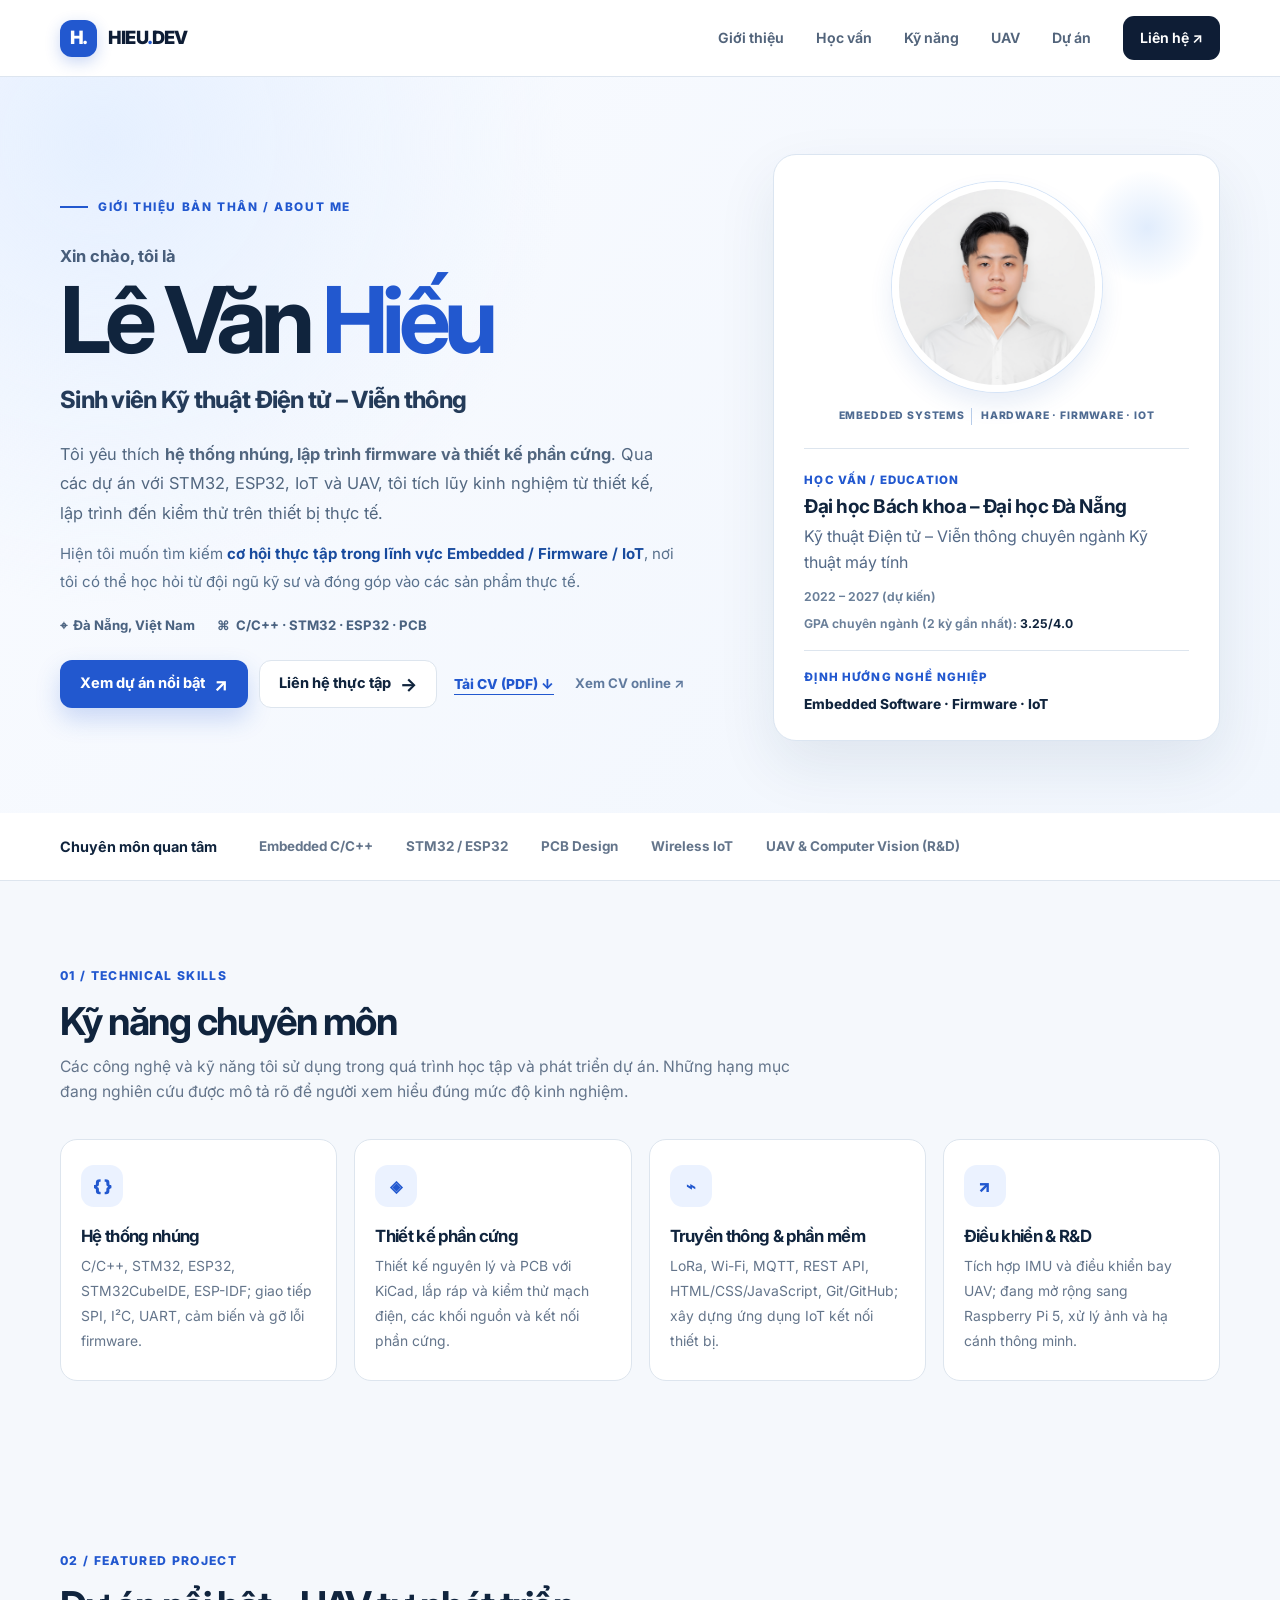
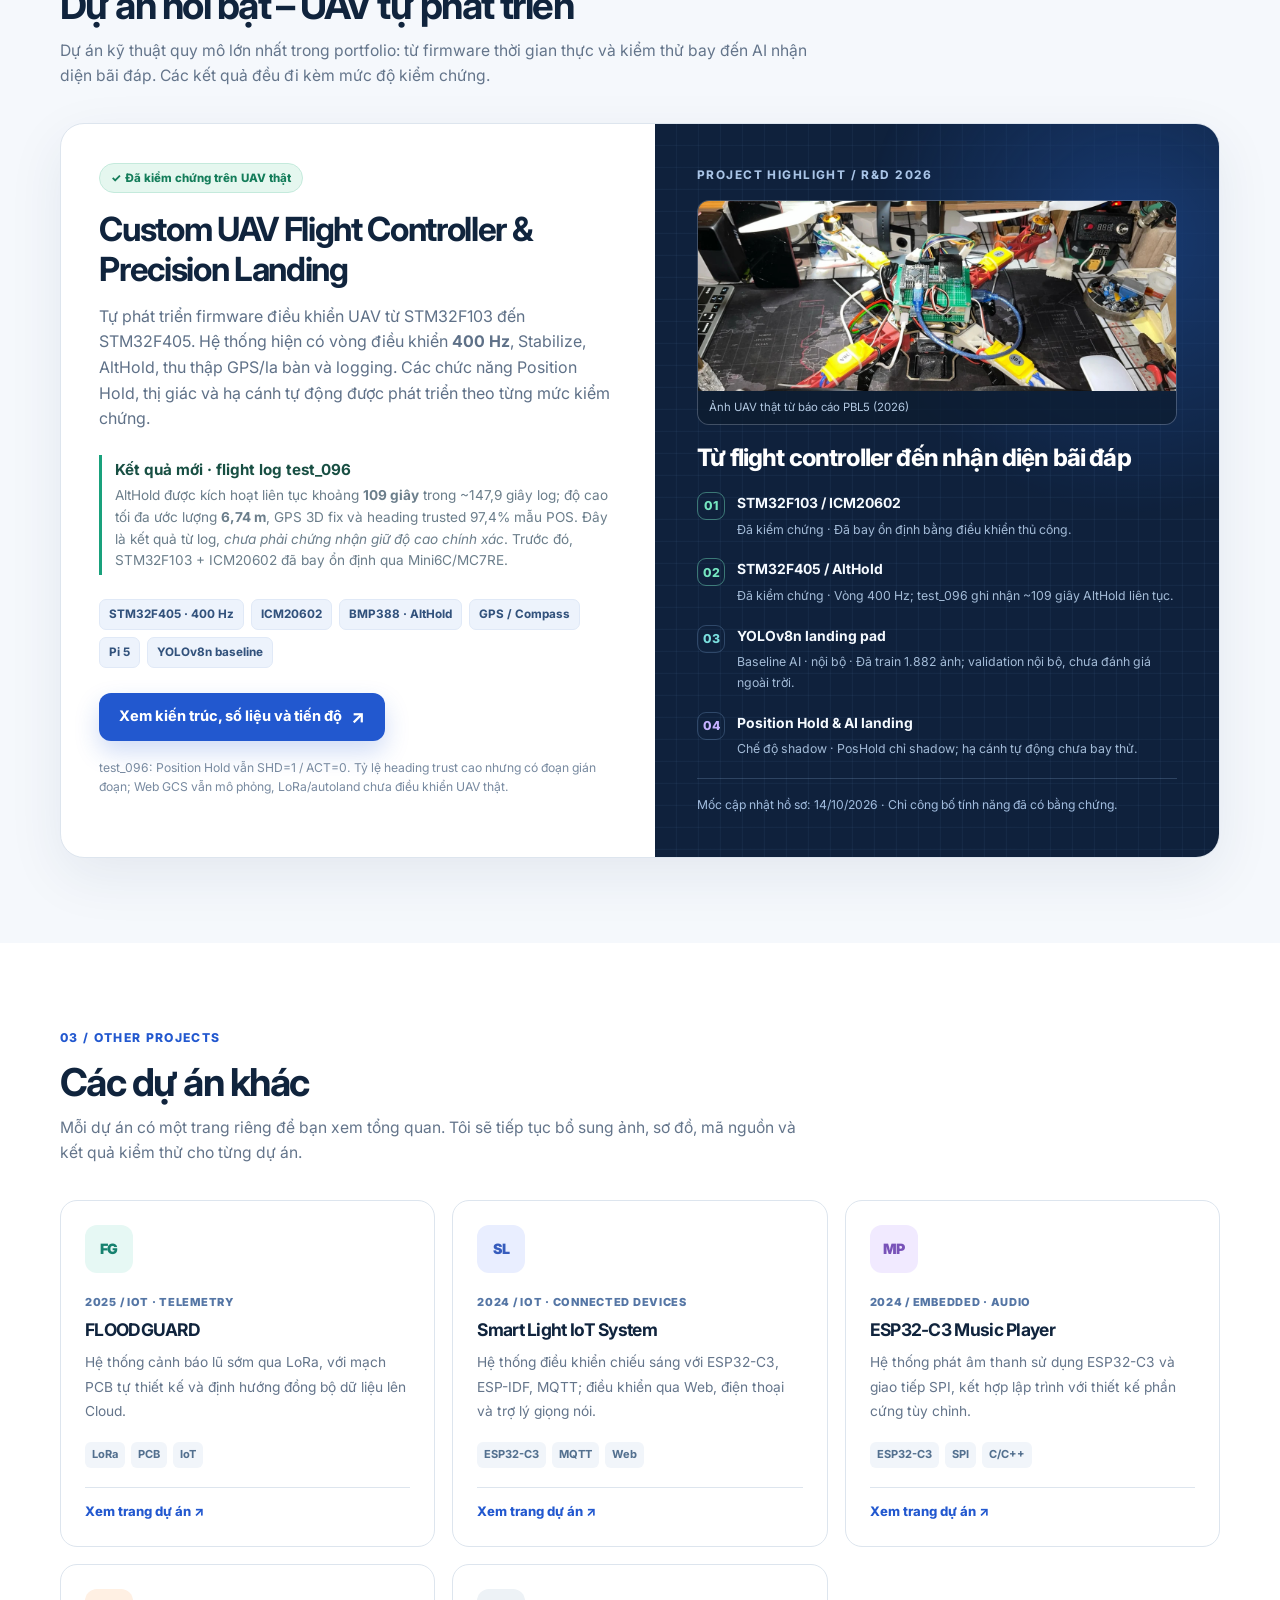
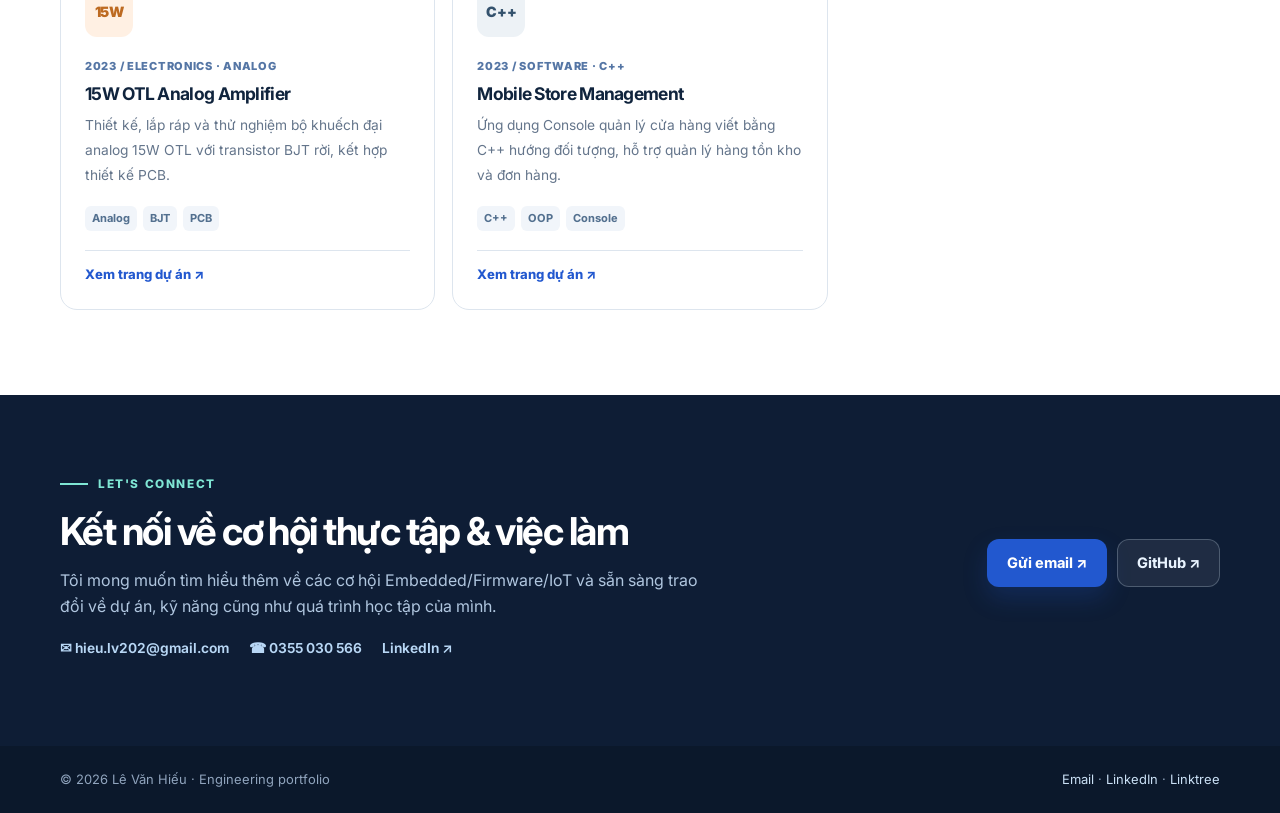
<file: index.html>
<!DOCTYPE html>

<html lang="vi">
<head>
<meta charset="utf-8"/>
<meta content="width=device-width, initial-scale=1" name="viewport"/>
<meta content="Portfolio cá nhân Lê Văn Hiếu – sinh viên Kỹ thuật Điện tử – Viễn thông, tìm kiếm cơ hội thực tập Embedded/Firmware/IoT. Kỹ năng STM32, ESP32, PCB và các dự án kỹ thuật thực tế." name="description"/>
<meta content="#10243d" name="theme-color"/>
<title>Lê Văn Hiếu | Portfolio ứng tuyển Embedded &amp; Firmware</title>
<link href="https://fonts.googleapis.com" rel="preconnect"/>
<link crossorigin="" href="https://fonts.gstatic.com" rel="preconnect"/>
<link href="https://fonts.googleapis.com/css2?family=Inter:wght@400;500;600;700;800;900&amp;display=swap" rel="stylesheet"/>
<link rel="icon" type="image/png" href="data/favicon.png">
<link href="assets/style.css" rel="stylesheet"/>
<script defer="" src="assets/uav-progress.js"></script>
<script defer="" src="assets/site.js"></script>
</head>
<body>
<a class="sr-only" href="#main">Bỏ qua menu</a>
<header class="topbar">
<div class="wrap nav-inner">
<a aria-label="Lê Văn Hiếu, trang chủ" class="brand" href="index.html"><span class="brand-mark">H.</span><span>HIEU<span class="brand-dot">.</span>DEV</span></a>
<button aria-controls="primary-menu" aria-expanded="false" aria-label="Mở menu điều hướng" class="menu-button" type="button"><span></span><span></span><span></span></button>
<nav aria-label="Điều hướng chính" class="primary-nav" id="primary-menu"><a href="#about">Giới thiệu</a><a href="#education">Học vấn</a><a href="#skills">Kỹ năng</a><a href="#featured">UAV</a><a href="#projects">Dự án</a><a class="nav-cta" href="#contact">Liên hệ ↗</a></nav>
</div>
</header>
<main id="main">
<section aria-labelledby="hero-heading" class="hero cv-hero" id="about">
<div class="wrap cv-hero-grid">
<div class="cv-hero-copy">
<div class="kicker"><span class="kicker-line"></span> Giới thiệu bản thân / About me</div>
<p class="hero-greeting">Xin chào, tôi là</p>
<h1 class="cv-name" id="hero-heading">Lê Văn <em>Hiếu</em></h1>
<p class="cv-headline">Sinh viên Kỹ thuật Điện tử – Viễn thông</p>
<p class="lead">Tôi yêu thích <strong>hệ thống nhúng, lập trình firmware và thiết kế phần cứng</strong>. Qua các dự án với STM32, ESP32, IoT và UAV, tôi tích lũy kinh nghiệm từ thiết kế, lập trình đến kiểm thử trên thiết bị thực tế.</p>
<p class="cv-intro-second">Hiện tôi muốn tìm kiếm <strong>cơ hội thực tập trong lĩnh vực Embedded / Firmware / IoT</strong>, nơi tôi có thể học hỏi từ đội ngũ kỹ sư và đóng góp vào các sản phẩm thực tế.</p>
<div class="cv-facts">
<span>⌖  Đà Nẵng, Việt Nam</span>
<span>⌘  C/C++ · STM32 · ESP32 · PCB</span>
</div>
<div class="btn-row cv-actions">
<a class="btn btn-primary" href="#featured">Xem dự án nổi bật <span aria-hidden="true" class="arrow">↗</span></a>
<a class="btn btn-light" href="mailto:hieu.lv202@gmail.com?subject=Co%20hoi%20thuc%20tap%20Embedded">Liên hệ thực tập <span aria-hidden="true" class="arrow">→</span></a>
<a class="cv-download" href="data/cv.pdf" download="Le_Van_Hieu_CV.pdf">Tải CV (PDF) ↓</a>
<a class="cv-online-link" href="cv.html">Xem CV online ↗</a>
</div>
</div>
<aside aria-label="Ảnh đại diện và thông tin học vấn" class="cv-personal-card" id="education">
<div class="cv-portrait-frame">
<img alt="Ảnh hồ sơ cá nhân (có thể thay bằng ảnh chân dung thật)" height="228" src="data/profile.jpg" width="228"/>
<div class="portrait-text"><span>EMBEDDED SYSTEMS</span><span>HARDWARE · FIRMWARE · IOT</span></div>
</div>
<div class="cv-profile-body">
<div class="cv-profile-label">Học vấn / Education</div>
<h2>Đại học Bách khoa – Đại học Đà Nẵng</h2>
<p style="font-size: 16px;">Kỹ thuật Điện tử – Viễn thông chuyên ngành Kỹ thuật máy tính</p>
<div class="cv-profile-meta"><span>2022 – 2027 (dự kiến)</span><span>GPA chuyên ngành (2 kỳ gần nhất): <strong>3.25/4.0</strong></span></div>
<div class="cv-profile-divider"></div>
<div class="cv-profile-label">Định hướng nghề nghiệp</div>
<p class="cv-career">Embedded Software · Firmware · IoT</p>
</div>
</aside>
</div>
</section>
<div aria-label="Các lĩnh vực quan tâm" class="quick-strip cv-strip"><div class="wrap"><strong>Chuyên môn quan tâm</strong><span>Embedded C/C++</span><span>STM32 / ESP32</span><span>PCB Design</span><span>Wireless IoT</span><span>UAV &amp; Computer Vision (R&amp;D)</span></div></div>
<section class="section" id="skills">
<div class="wrap">
<div class="section-heading"><div class="eyebrow">01 / Technical skills</div><h2>Kỹ năng chuyên môn</h2><p>Các công nghệ và kỹ năng tôi sử dụng trong quá trình học tập và phát triển dự án. Những hạng mục đang nghiên cứu được mô tả rõ để người xem hiểu đúng mức độ kinh nghiệm.</p></div>
<div class="skills-grid cv-skills">
<article class="skill-block"><div aria-hidden="true" class="skill-icon">{ }</div><h3>Hệ thống nhúng</h3><p>C/C++, STM32, ESP32, STM32CubeIDE, ESP-IDF; giao tiếp SPI, I²C, UART, cảm biến và gỡ lỗi firmware.</p></article>
<article class="skill-block"><div aria-hidden="true" class="skill-icon">◈</div><h3>Thiết kế phần cứng</h3><p>Thiết kế nguyên lý và PCB với KiCad, lắp ráp và kiểm thử mạch điện, các khối nguồn và kết nối phần cứng.</p></article>
<article class="skill-block"><div aria-hidden="true" class="skill-icon">⌁</div><h3>Truyền thông &amp; phần mềm</h3><p>LoRa, Wi-Fi, MQTT, REST API, HTML/CSS/JavaScript, Git/GitHub; xây dựng ứng dụng IoT kết nối thiết bị.</p></article>
<article class="skill-block"><div aria-hidden="true" class="skill-icon">↗</div><h3>Điều khiển &amp; R&amp;D</h3><p>Tích hợp IMU và điều khiển bay UAV; đang mở rộng sang Raspberry Pi 5, xử lý ảnh và hạ cánh thông minh.</p></article>
</div>
</div>
</section><section class="section" id="featured">
<div class="wrap">
<div class="section-heading"><div class="eyebrow">02 / Featured project</div><h2>Dự án nổi bật – UAV tự phát triển</h2><p>Dự án kỹ thuật quy mô lớn nhất trong portfolio: từ firmware thời gian thực và kiểm thử bay đến AI nhận diện bãi đáp. Các kết quả đều đi kèm mức độ kiểm chứng.</p></div>
<article aria-label="Tóm tắt dự án UAV" class="feature">
<div class="feature-info">
<span class="status-pill complete">✓ Đã kiểm chứng trên UAV thật</span>
<h3>Custom UAV Flight Controller &amp; Precision Landing</h3>
<p>Tự phát triển firmware điều khiển UAV từ STM32F103 đến STM32F405. Hệ thống hiện có vòng điều khiển <strong>400 Hz</strong>, Stabilize, AltHold, thu thập GPS/la bàn và logging. Các chức năng Position Hold, thị giác và hạ cánh tự động được phát triển theo từng mức kiểm chứng.</p>
<div class="feature-result"><strong>Kết quả mới · flight log test_096</strong><span>AltHold được kích hoạt liên tục khoảng <b>109 giây</b> trong ~147,9 giây log; độ cao tối đa ước lượng <b>6,74 m</b>, GPS 3D fix và heading trusted 97,4% mẫu POS. Đây là kết quả từ log, <em>chưa phải chứng nhận giữ độ cao chính xác</em>. Trước đó, STM32F103 + ICM20602 đã bay ổn định qua Mini6C/MC7RE.</span></div>
<div class="chips"><span>STM32F405 · 400 Hz</span><span>ICM20602</span><span>BMP388 · AltHold</span><span>GPS / Compass</span><span>Pi 5</span><span>YOLOv8n baseline</span></div>
<a class="btn btn-primary" href="uav.html">Xem kiến trúc, số liệu và tiến độ <span aria-hidden="true" class="arrow">↗</span></a>
<p class="feature-disclosure">test_096: Position Hold vẫn SHD=1 / ACT=0. Tỷ lệ heading trust cao nhưng có đoạn gián đoạn; Web GCS vẫn mô phỏng, LoRa/autoland chưa điều khiển UAV thật.</p>
</div>
<div class="feature-side">
<div class="feature-side-core">
<div class="side-heading">Project highlight / R&amp;D 2026</div>
<figure class="home-uav-photo"><img alt="UAV quadcopter và các thiết bị điện tử đang được lắp đặt tại bàn thực nghiệm" loading="lazy" src="data/uav-photo.jpg"/><figcaption>Ảnh UAV thật từ báo cáo PBL5 (2026)</figcaption></figure>
<div class="side-title">Từ flight controller đến nhận diện bãi đáp</div>
<div id="home-stages"><div class="track-step"><b>Đang tải tiến độ...</b></div></div>
</div>
<div class="feature-caption">Mốc cập nhật hồ sơ: <span data-last-updated="">14/10/2026</span> · Chỉ công bố tính năng đã có bằng chứng.</div>
</div>
</article>
</div>
</section>
<section class="section white" id="projects">
<div class="wrap">
<div class="section-heading"><div class="eyebrow">03 / Other projects</div><h2>Các dự án khác</h2><p>Mỗi dự án có một trang riêng để bạn xem tổng quan. Tôi sẽ tiếp tục bổ sung ảnh, sơ đồ, mã nguồn và kết quả kiểm thử cho từng dự án.</p></div>
<div class="card-grid cv-project-grid"><article class="project-tile"><a aria-label="Xem trang dự án FLOODGUARD" class="project-tile-link" href="projects/floodguard.html"><div class="project-tile-icon aqua">FG</div><span class="card-year">2025 / IOT · TELEMETRY</span><h3>FLOODGUARD</h3><p>Hệ thống cảnh báo lũ sớm qua LoRa, với mạch PCB tự thiết kế và định hướng đồng bộ dữ liệu lên Cloud.</p><div class="project-taglist"><span>LoRa</span><span>PCB</span><span>IoT</span></div><span class="project-tile-action">Xem trang dự án ↗</span></a></article><article class="project-tile"><a aria-label="Xem trang dự án Smart Light IoT System" class="project-tile-link" href="projects/smart-light.html"><div class="project-tile-icon indigo">SL</div><span class="card-year">2024 / IOT · CONNECTED DEVICES</span><h3>Smart Light IoT System</h3><p>Hệ thống điều khiển chiếu sáng với ESP32-C3, ESP-IDF, MQTT; điều khiển qua Web, điện thoại và trợ lý giọng nói.</p><div class="project-taglist"><span>ESP32-C3</span><span>MQTT</span><span>Web</span></div><span class="project-tile-action">Xem trang dự án ↗</span></a></article><article class="project-tile"><a aria-label="Xem trang dự án ESP32-C3 Music Player" class="project-tile-link" href="projects/music-player.html"><div class="project-tile-icon violet">MP</div><span class="card-year">2024 / EMBEDDED · AUDIO</span><h3>ESP32-C3 Music Player</h3><p>Hệ thống phát âm thanh sử dụng ESP32-C3 và giao tiếp SPI, kết hợp lập trình với thiết kế phần cứng tùy chỉnh.</p><div class="project-taglist"><span>ESP32-C3</span><span>SPI</span><span>C/C++</span></div><span class="project-tile-action">Xem trang dự án ↗</span></a></article><article class="project-tile"><a aria-label="Xem trang dự án 15W OTL Analog Amplifier" class="project-tile-link" href="projects/analog-amplifier.html"><div class="project-tile-icon orange">15W</div><span class="card-year">2023 / ELECTRONICS · ANALOG</span><h3>15W OTL Analog Amplifier</h3><p>Thiết kế, lắp ráp và thử nghiệm bộ khuếch đại analog 15W OTL với transistor BJT rời, kết hợp thiết kế PCB.</p><div class="project-taglist"><span>Analog</span><span>BJT</span><span>PCB</span></div><span class="project-tile-action">Xem trang dự án ↗</span></a></article><article class="project-tile"><a aria-label="Xem trang dự án Mobile Store Management" class="project-tile-link" href="projects/mobile-store.html"><div class="project-tile-icon slate">C++</div><span class="card-year">2023 / SOFTWARE · C++</span><h3>Mobile Store Management</h3><p>Ứng dụng Console quản lý cửa hàng viết bằng C++ hướng đối tượng, hỗ trợ quản lý hàng tồn kho và đơn hàng.</p><div class="project-taglist"><span>C++</span><span>OOP</span><span>Console</span></div><span class="project-tile-action">Xem trang dự án ↗</span></a></article></div>
</div>
</section>
<section class="contact-section" id="contact"><div class="wrap contact-grid">
<div><div class="kicker"><span class="kicker-line"></span> Let's connect</div><h2>Kết nối về cơ hội thực tập &amp; việc làm</h2><p>Tôi mong muốn tìm hiểu thêm về các cơ hội Embedded/Firmware/IoT và sẵn sàng trao đổi về dự án, kỹ năng cũng như quá trình học tập của mình.</p><div class="contact-direct"><a href="mailto:hieu.lv202@gmail.com">✉ hieu.lv202@gmail.com</a><a href="tel:+84355030566">☎ 0355 030 566</a><a href="https://linkedin.com/in/hieulv" rel="noopener noreferrer" target="_blank">LinkedIn ↗</a></div></div>
<div class="contact-actions"><a class="btn btn-primary" href="mailto:hieu.lv202@gmail.com">Gửi email ↗</a><a class="btn btn-navy-outline" href="https://github.com/lhieu" rel="noopener noreferrer" target="_blank">GitHub ↗</a></div>
</div></section>
</main>
<footer class="footer"><div class="wrap"><span>© 2026 Lê Văn Hiếu · Engineering portfolio</span><span><a href="mailto:hieu.lv202@gmail.com">Email</a> · <a href="https://linkedin.com/in/hieulv" rel="noopener noreferrer" target="_blank">LinkedIn</a> · <a href="https://linktr.ee/levanhieu" rel="noopener noreferrer" target="_blank">Linktree</a></span></div></footer>
</body>
</html>
</file>
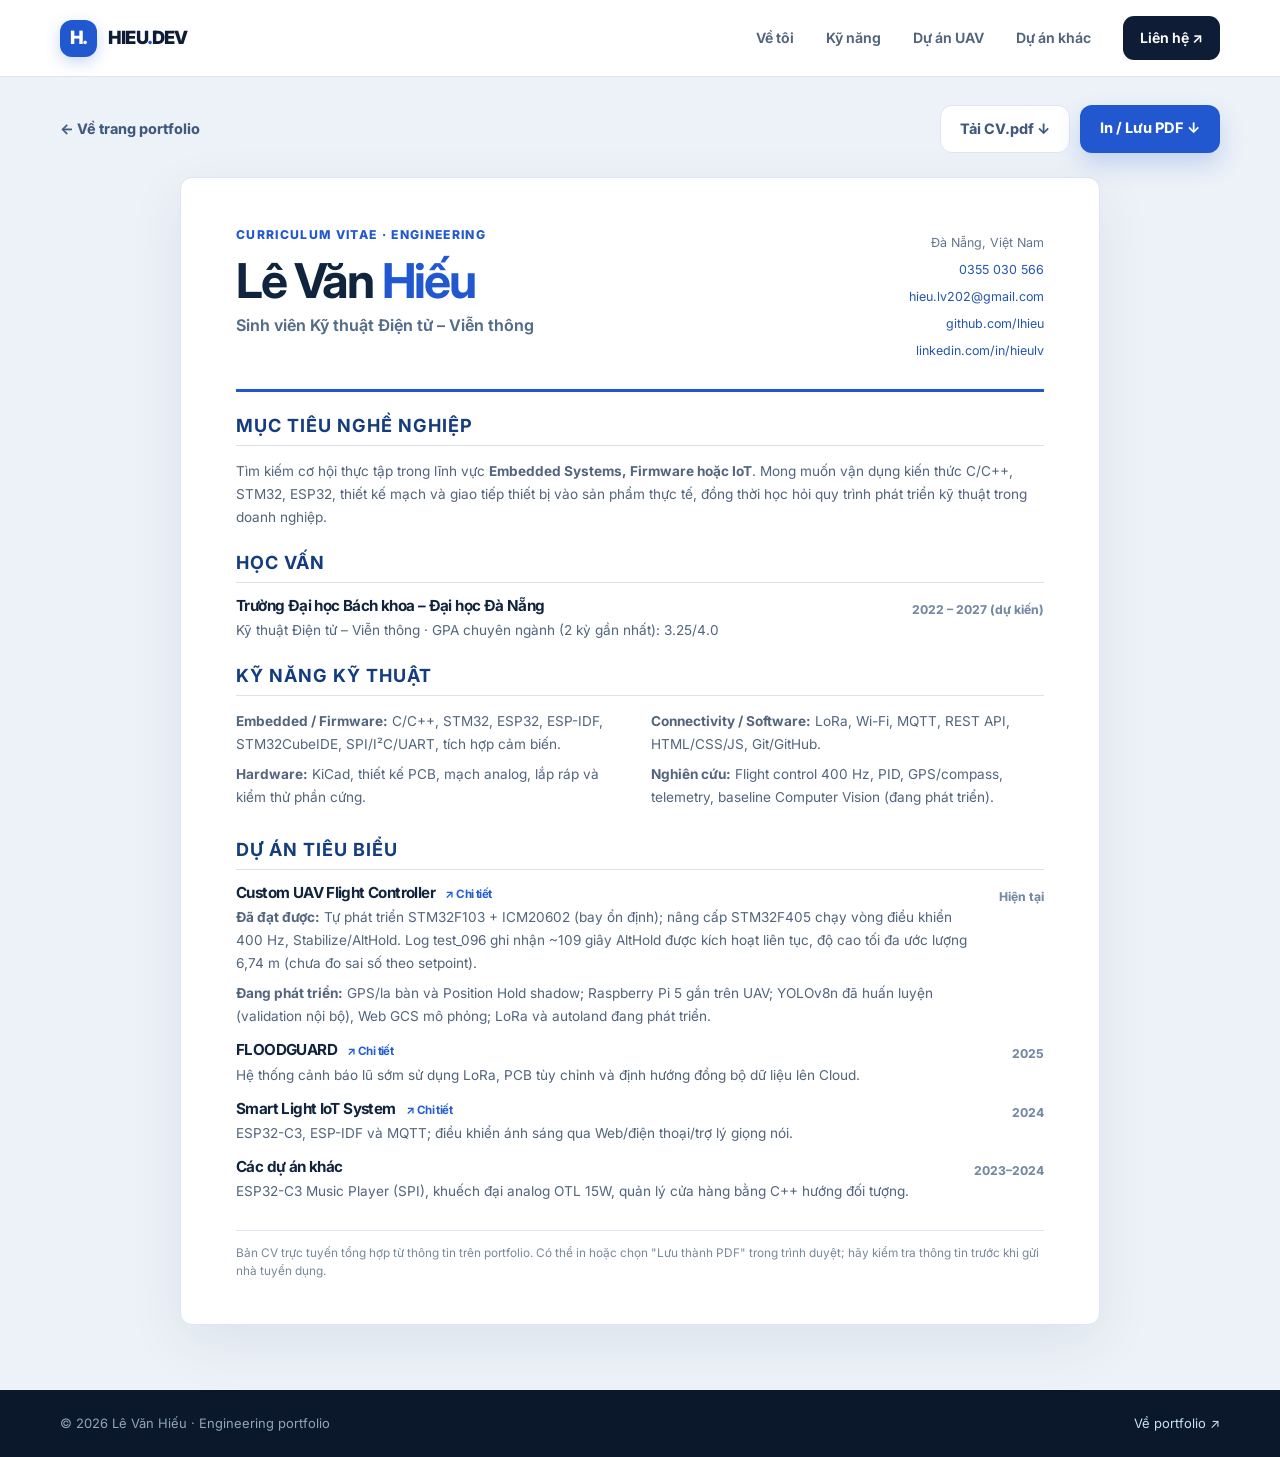
<file: cv.html>
<!doctype html>
<html lang="vi"><head><meta charset="utf-8"><meta name="viewport" content="width=device-width, initial-scale=1">
<meta name="description" content="CV trực tuyến của Lê Văn Hiếu, sinh viên Kỹ thuật Điện tử – Viễn thông, quan tâm đến thực tập Embedded/Firmware/IoT.">
<meta name="theme-color" content="#10243d"><title>CV | Lê Văn Hiếu – Embedded & Firmware</title>
<link rel="preconnect" href="https://fonts.googleapis.com"><link rel="preconnect" href="https://fonts.gstatic.com" crossorigin>
<link href="https://fonts.googleapis.com/css2?family=Inter:wght@400;500;600;700;800;900&display=swap" rel="stylesheet">
<link rel="icon" type="image/png" href="data/favicon.png"><link rel="stylesheet" href="assets/style.css">
<script src="assets/site.js" defer></script></head><body class="cv-page">
<header class="topbar"><div class="wrap nav-inner"><a class="brand" href="index.html" aria-label="Lê Văn Hiếu, trang chủ"><span class="brand-mark">H.</span><span>HIEU<span class="brand-dot">.</span>DEV</span></a>
<button class="menu-button" type="button" aria-label="Mở menu điều hướng" aria-expanded="false" aria-controls="primary-menu"><span></span><span></span><span></span></button>
<nav class="primary-nav" id="primary-menu" aria-label="Điều hướng chính"><a href="index.html#about">Về tôi</a><a href="index.html#skills">Kỹ năng</a><a href="uav.html">Dự án UAV</a><a href="index.html#projects">Dự án khác</a><a class="nav-cta" href="index.html#contact">Liên hệ ↗</a></nav></div></header>
<main class="cv-paper-wrapper" id="main">
<div class="wrap cv-print-toolbar"><a href="index.html#about">← Về trang portfolio</a><div class="cv-toolbar-actions"><a class="btn btn-light" href="data/cv.pdf" download="Le_Van_Hieu_CV.pdf">Tải CV.pdf ↓</a><button type="button" class="btn btn-primary" onclick="window.print()">In / Lưu PDF ↓</button></div></div>
<article class="cv-paper" aria-label="Curriculum vitae – Lê Văn Hiếu">
<header class="cv-paper-head"><div><div class="eyebrow">Curriculum Vitae · Engineering</div><h1>Lê Văn <span>Hiếu</span></h1><p>Sinh viên Kỹ thuật Điện tử – Viễn thông</p></div><div class="cv-paper-contact"><span>Đà Nẵng, Việt Nam</span><a href="tel:+84355030566">0355 030 566</a><a href="mailto:hieu.lv202@gmail.com">hieu.lv202@gmail.com</a><a href="https://github.com/lhieu">github.com/lhieu</a><a href="https://linkedin.com/in/hieulv">linkedin.com/in/hieulv</a></div></header>
<section class="cv-paper-section"><h2>Mục tiêu nghề nghiệp</h2><p>Tìm kiếm cơ hội thực tập trong lĩnh vực <strong>Embedded Systems, Firmware hoặc IoT</strong>. Mong muốn vận dụng kiến thức C/C++, STM32, ESP32, thiết kế mạch và giao tiếp thiết bị vào sản phẩm thực tế, đồng thời học hỏi quy trình phát triển kỹ thuật trong doanh nghiệp.</p></section>
<section class="cv-paper-section"><h2>Học vấn</h2><div class="cv-paper-entry"><div><h3>Trường Đại học Bách khoa – Đại học Đà Nẵng</h3><p>Kỹ thuật Điện tử – Viễn thông · GPA chuyên ngành (2 kỳ gần nhất): 3.25/4.0</p></div><span>2022 – 2027 (dự kiến)</span></div></section>
<section class="cv-paper-section"><h2>Kỹ năng kỹ thuật</h2><div class="cv-paper-cols"><div><p><strong>Embedded / Firmware:</strong> C/C++, STM32, ESP32, ESP-IDF, STM32CubeIDE, SPI/I²C/UART, tích hợp cảm biến.</p><p><strong>Hardware:</strong> KiCad, thiết kế PCB, mạch analog, lắp ráp và kiểm thử phần cứng.</p></div><div><p><strong>Connectivity / Software:</strong> LoRa, Wi-Fi, MQTT, REST API, HTML/CSS/JS, Git/GitHub.</p><p><strong>Nghiên cứu:</strong> Flight control 400 Hz, PID, GPS/compass, telemetry, baseline Computer Vision (đang phát triển).</p></div></div></section>
<section class="cv-paper-section"><h2>Dự án tiêu biểu</h2>
<div class="cv-paper-entry"><div><h3>Custom UAV Flight Controller <a href="uav.html">↗ Chi tiết</a></h3><p><strong>Đã đạt được:</strong> Tự phát triển STM32F103 + ICM20602 (bay ổn định); nâng cấp STM32F405 chạy vòng điều khiển 400 Hz, Stabilize/AltHold. Log test_096 ghi nhận ~109 giây AltHold được kích hoạt liên tục, độ cao tối đa ước lượng 6,74 m (chưa đo sai số theo setpoint).</p><p><strong>Đang phát triển:</strong> GPS/la bàn và Position Hold shadow; Raspberry Pi 5 gắn trên UAV; YOLOv8n đã huấn luyện (validation nội bộ), Web GCS mô phỏng; LoRa và autoland đang phát triển.</p></div><span>Hiện tại</span></div>
<div class="cv-paper-entry"><div><h3>FLOODGUARD <a href="projects/floodguard.html">↗ Chi tiết</a></h3><p>Hệ thống cảnh báo lũ sớm sử dụng LoRa, PCB tùy chỉnh và định hướng đồng bộ dữ liệu lên Cloud.</p></div><span>2025</span></div>
<div class="cv-paper-entry"><div><h3>Smart Light IoT System <a href="projects/smart-light.html">↗ Chi tiết</a></h3><p>ESP32-C3, ESP-IDF và MQTT; điều khiển ánh sáng qua Web/điện thoại/trợ lý giọng nói.</p></div><span>2024</span></div>
<div class="cv-paper-entry"><div><h3>Các dự án khác</h3><p>ESP32-C3 Music Player (SPI), khuếch đại analog OTL 15W, quản lý cửa hàng bằng C++ hướng đối tượng.</p></div><span>2023–2024</span></div>
</section>
<footer class="cv-paper-foot">Bản CV trực tuyến tổng hợp từ thông tin trên portfolio. Có thể in hoặc chọn "Lưu thành PDF" trong trình duyệt; hãy kiểm tra thông tin trước khi gửi nhà tuyển dụng.</footer>
</article>
</main><footer class="footer cv-screen-footer"><div class="wrap"><span>© 2026 Lê Văn Hiếu · Engineering portfolio</span><a href="index.html">Về portfolio ↗</a></div></footer>
</body></html>
</file>
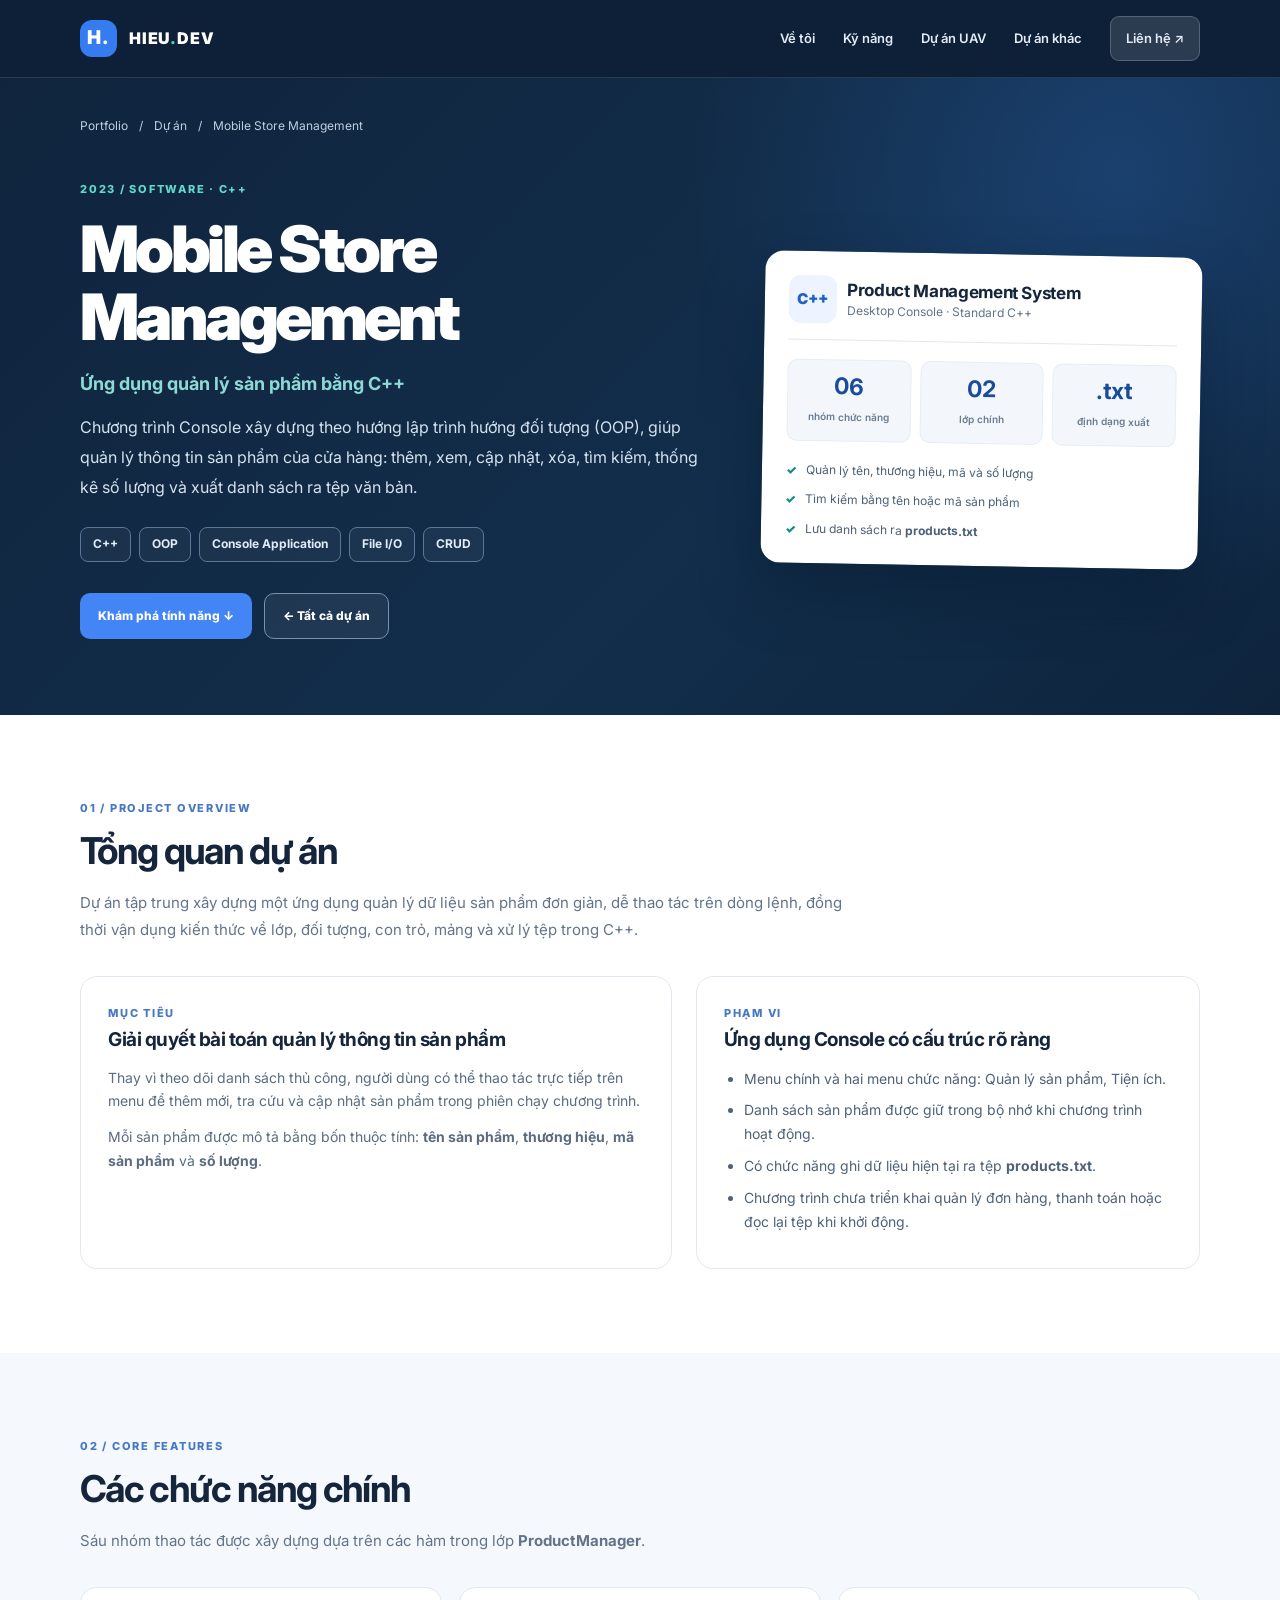
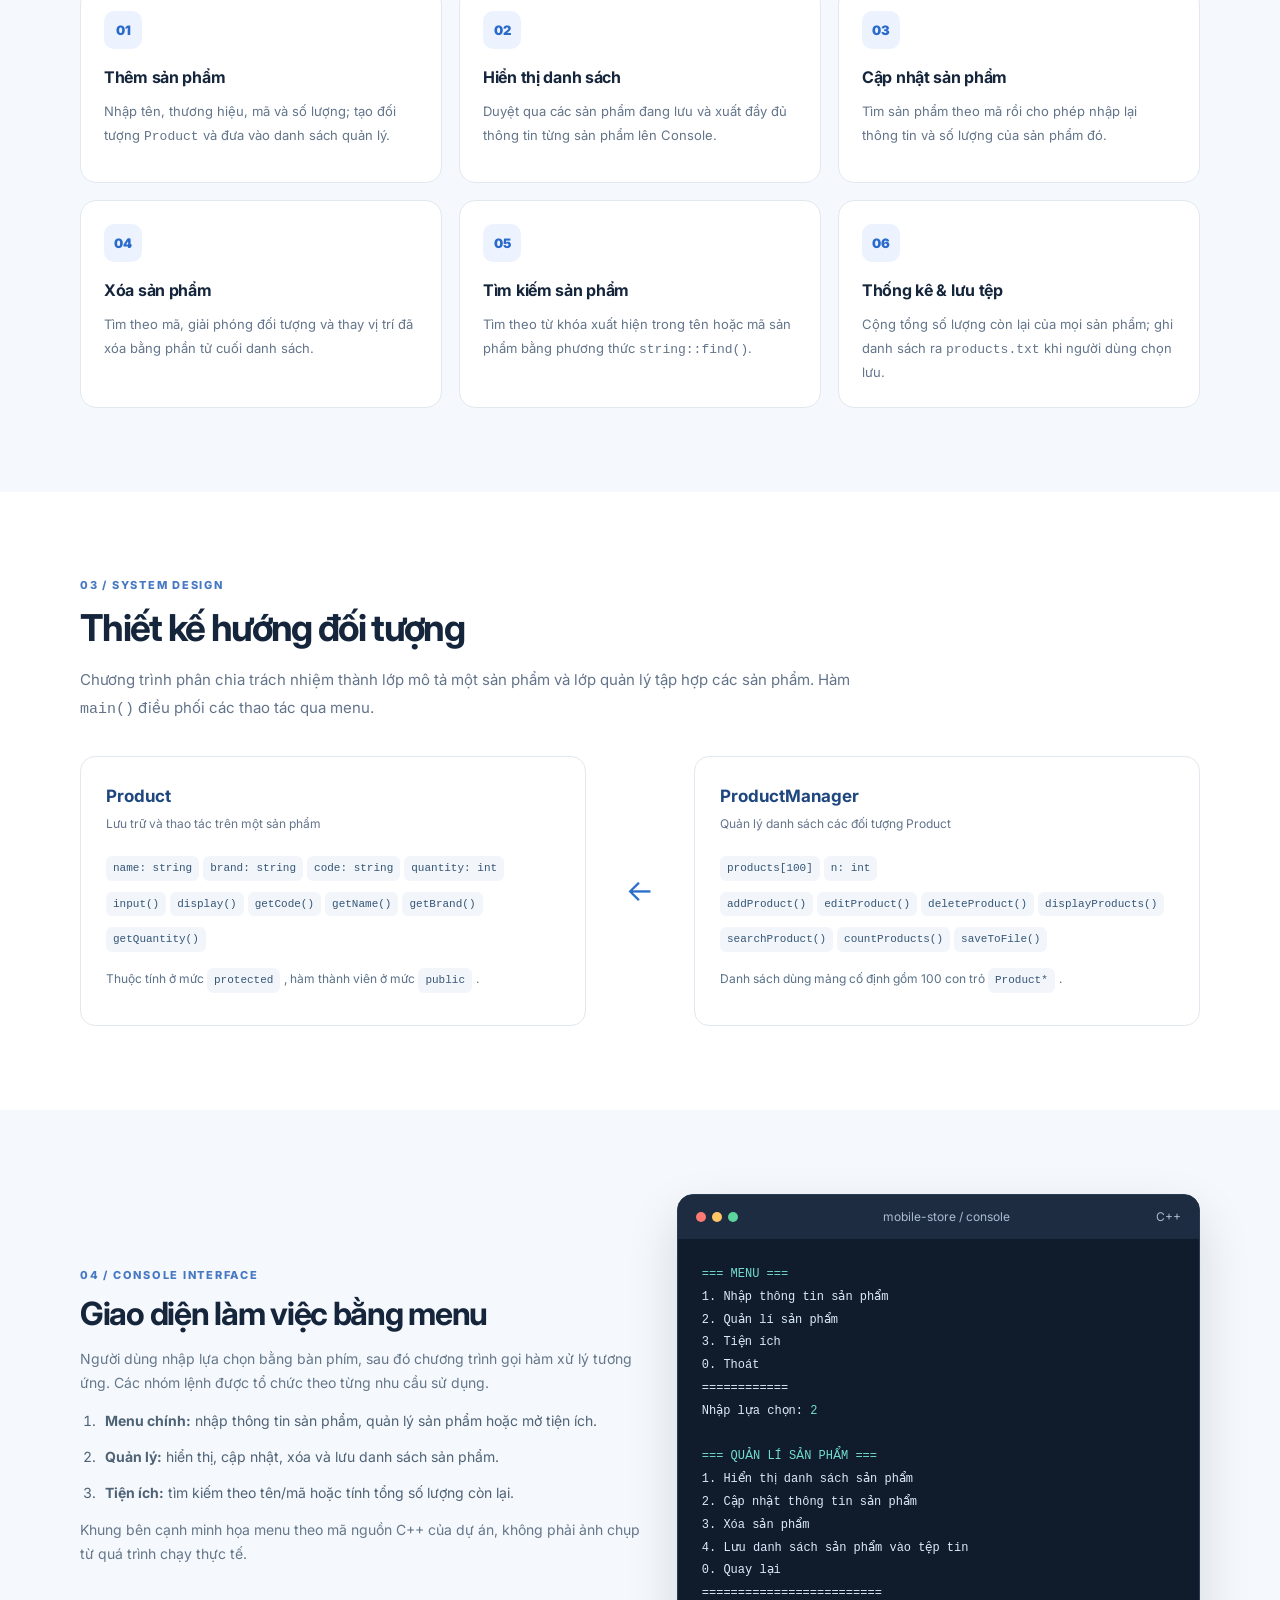
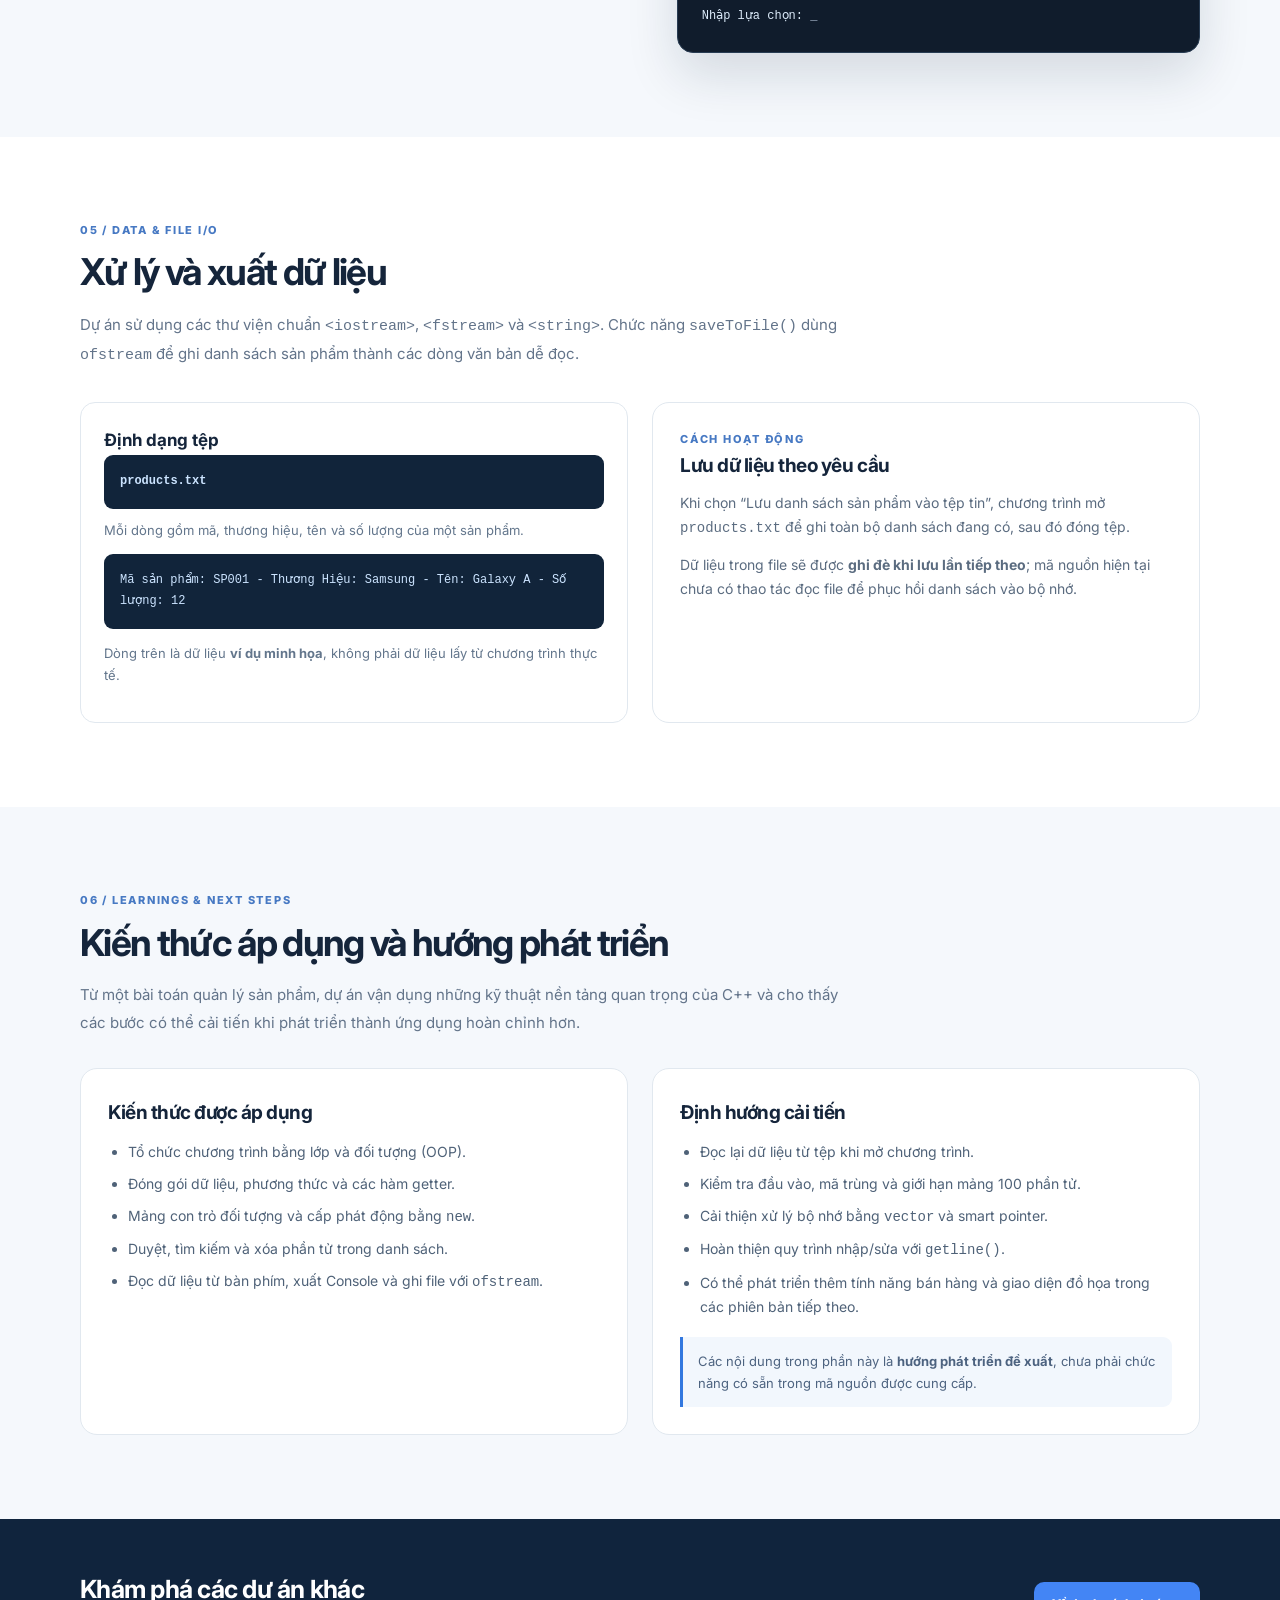
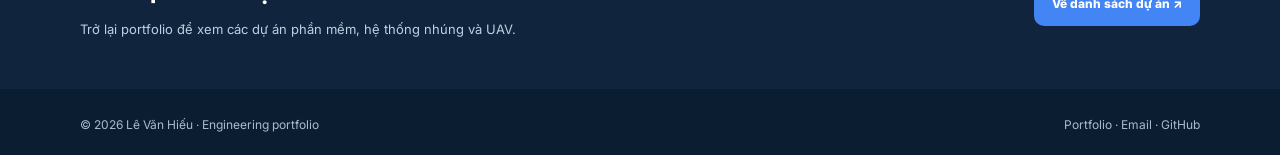
<file: projects/mobile-store.html>
<!doctype html>
<html lang="vi">
<head>
  <meta charset="utf-8">
  <meta name="viewport" content="width=device-width, initial-scale=1">
  <meta name="theme-color" content="#10243d">
  <meta name="description" content="Mobile Store Management – dự án C++ hướng đối tượng quản lý sản phẩm trên Console: thêm, sửa, xóa, tìm kiếm, thống kê và lưu tệp văn bản.">
  <title>Mobile Store Management | Dự án C++ của Lê Văn Hiếu</title>
  <link rel="preconnect" href="https://fonts.googleapis.com">
  <link rel="preconnect" href="https://fonts.gstatic.com" crossorigin>
  <link href="https://fonts.googleapis.com/css2?family=Inter:wght@400;500;600;700;800;900&display=swap" rel="stylesheet">
  <link rel="icon" type="image/png" href="../data/favicon.png">
  <style>
    :root { color-scheme: light; --navy:#10243d; --navy-2:#173653; --blue:#377af3; --teal:#44d4c0; --ink:#15253b; --muted:#63748a; --border:#e1e8ef; --surface:#f5f8fc; --white:#fff; }
    * {box-sizing:border-box}
    html {scroll-behavior:smooth}
    body {margin:0;font-family:Inter,system-ui,-apple-system,"Segoe UI",sans-serif;color:var(--ink);line-height:1.7;background:#fff;-webkit-font-smoothing:antialiased}
    a {color:inherit;text-decoration:none}
    button {font:inherit}
    .wrap {width:min(1120px,calc(100% - 44px));margin:auto}
    .sr-only {position:absolute;width:1px;height:1px;padding:0;margin:-1px;overflow:hidden;clip:rect(0,0,0,0);white-space:nowrap;border:0}
    .sr-only:focus {position:fixed;top:12px;left:12px;width:auto;height:auto;padding:12px;background:#fff;clip:auto;z-index:100}
    .topbar {background:#0d2037;border-bottom:1px solid rgba(255,255,255,.12);color:white}
    .nav-inner {min-height:77px;display:flex;align-items:center;justify-content:space-between;gap:18px}
    .brand {display:flex;align-items:center;gap:12px;font-size:16px;font-weight:900;letter-spacing:.05em;white-space:nowrap}
    .brand-mark {display:grid;place-items:center;border-radius:12px;background:#367cf1;color:#fff;width:37px;height:37px;font-weight:900;font-size:19px}
    .brand-dot {color:var(--teal)}
    .primary-nav {display:flex;align-items:center;gap:28px;font-size:13px;font-weight:600}
    .primary-nav a {color:#e2eaf5;transition:color .2s}
    .primary-nav a:hover {color:#67e4d4}
    .primary-nav .nav-cta {padding:10px 15px;background:rgba(255,255,255,.13);border:1px solid rgba(255,255,255,.2);border-radius:9px}
    .menu-button {display:none;flex-direction:column;justify-content:center;gap:5px;width:40px;height:40px;background:transparent;border:1px solid #536a82;border-radius:9px;cursor:pointer}
    .menu-button span {display:block;width:19px;height:2px;background:white;margin:0 auto}
    .hero {background:radial-gradient(circle at 88% 16%,rgba(50,118,212,.26),transparent 35%),linear-gradient(135deg,#10243d,#122e4b 60%,#0e243d);color:white;padding:38px 0 76px}
    .breadcrumb {display:flex;gap:11px;align-items:center;flex-wrap:wrap;font-size:12px;color:#becfe0;margin-bottom:44px}
    .breadcrumb a:hover {color:white}
    .hero-layout {display:grid;grid-template-columns:1.18fr .82fr;gap:55px;align-items:center}
    .eyebrow {font-size:11px;font-weight:800;letter-spacing:.16em;text-transform:uppercase;color:#4779c3}
    .hero .eyebrow {color:#61d8ca}
    h1,h2,h3,p {margin-top:0}
    h1 {font-size:clamp(40px,5vw,66px);line-height:1.06;letter-spacing:-.055em;margin:16px 0 18px;font-weight:900}
    .role {color:#8edbd5;font-size:18px;font-weight:700;margin-bottom:14px}
    .lead {font-size:16px;color:#d4e2ee;line-height:1.85;max-width:620px;margin-bottom:25px}
    .chips {display:flex;gap:8px;flex-wrap:wrap;margin-bottom:31px}
    .chips span {padding:6px 12px;border:1px solid #5b7793;color:#dfebf5;background:rgba(255,255,255,.045);border-radius:8px;font-size:12px;font-weight:700}
    .btn-row {display:flex;flex-wrap:wrap;gap:12px}
    .btn {display:inline-flex;align-items:center;justify-content:center;min-height:44px;padding:12px 18px;border-radius:10px;font-weight:800;font-size:12px;transition:transform .2s,background .2s}
    .btn:hover {transform:translateY(-2px)}
    .btn-primary {background:#4385f5;color:white}
    .btn-primary:hover {background:#2e6cdf}
    .btn-light {color:white;border:1px solid #7892ac;background:rgba(255,255,255,.06)}
    .hero-card {background:#fff;color:var(--ink);border:1px solid rgba(255,255,255,.35);border-radius:19px;padding:23px;box-shadow:0 28px 60px #0617295c;transform:rotate(1deg)}
    .hero-card-top {display:flex;gap:10px;align-items:center;padding-bottom:16px;border-bottom:1px solid var(--border)}
    .hero-icon {display:grid;place-items:center;width:48px;height:48px;border-radius:12px;background:#edf4ff;color:#2360c5;font-size:15px;font-weight:900}
    .hero-card h2 {font-size:17px;line-height:1.3;letter-spacing:-.02em;margin:0}
    .hero-card .sub {font-size:12px;color:var(--muted)}
    .stat-grid {display:grid;grid-template-columns:repeat(3,1fr);gap:9px;margin:19px 0}
    .stat {text-align:center;background:#f3f7fc;border:1px solid #e5edf6;border-radius:10px;padding:12px 5px}
    .stat strong {display:block;font-size:23px;color:#1b4c9b;line-height:1.25}
    .stat span {font-size:10px;color:#697c91;font-weight:600}
    .hero-card ul {list-style:none;margin:0;padding:0;display:grid;gap:9px;font-size:12px;color:#4c6178}
    .hero-card li::before {content:"✓";font-weight:900;color:#178e7f;padding-right:9px}
    .section {padding:84px 0}
    .section.alt {background:var(--surface)}
    .section-head {max-width:770px;margin-bottom:32px}
    .section-head h2 {font-size:clamp(27px,3.4vw,37px);letter-spacing:-.045em;line-height:1.22;margin:10px 0 16px}
    .section-head p {color:var(--muted);font-size:15px;line-height:1.85}
    .overview-grid {display:grid;grid-template-columns:1.08fr .92fr;gap:24px}
    .panel {background:white;border:1px solid var(--border);border-radius:17px;padding:27px}
    .panel h3 {font-size:19px;line-height:1.3;letter-spacing:-.025em;margin:5px 0 13px}
    .panel p {font-size:14px;color:#5b6c80;margin-bottom:12px}
    .panel p:last-child {margin-bottom:0}
    .plain-list {padding-left:20px;color:#4f6278;font-size:14px;margin-bottom:0}
    .plain-list li {margin:8px 0}
    .feature-grid {display:grid;grid-template-columns:repeat(3,1fr);gap:17px}
    .feature {border:1px solid var(--border);background:#fff;border-radius:16px;padding:23px;min-height:196px}
    .feature-id {display:inline-grid;place-items:center;background:#ecf3ff;color:#296acb;width:38px;height:38px;border-radius:10px;font-weight:900;font-size:13px;margin-bottom:15px}
    .feature h3 {font-size:16px;margin:0 0 9px;letter-spacing:-.018em}
    .feature p {color:#63758a;font-size:13px;margin:0;line-height:1.8}
    .architecture {display:grid;grid-template-columns:1fr 80px 1fr;gap:14px;align-items:center;margin-top:25px}
    .class-box {padding:25px;border:1px solid var(--border);border-radius:15px;background:#fff;min-height:220px}
    .class-box h3 {margin:0 0 4px;font-size:17px;color:#1f477f}
    .class-box .class-caption {font-size:12px;color:var(--muted);margin-bottom:17px}
    .class-box code {display:inline-block;background:#f2f6fb;padding:3px 7px;margin:0 4px 7px 0;border-radius:6px;font-size:11px;color:#355575}
    .class-box .detail {font-size:12px;color:#5a7188;margin-top:9px;margin-bottom:0}
    .arrow {font-size:30px;text-align:center;color:#2b6fc9}
    .terminal {background:#101c2c;border-radius:16px;box-shadow:0 22px 52px #11263c24;overflow:hidden;border:1px solid #283c53}
    .terminal-top {padding:12px 18px;background:#1d2c41;display:flex;align-items:center;justify-content:space-between;color:#aabbd0;font-size:12px}
    .dots {display:flex;gap:6px}
    .dots i {display:block;height:10px;width:10px;border-radius:50%;background:#ff7974}
    .dots i:nth-child(2){background:#ffc763}.dots i:nth-child(3){background:#5dd39e}
    .terminal pre {margin:0;padding:24px;color:#dbeaf9;font-size:12px;line-height:1.9;white-space:pre-wrap;word-break:break-word;font-family:ui-monospace,SFMono-Regular,Menlo,Consolas,monospace}
    .term-key {color:#72ddcf}.term-muted {color:#aebed1}
    .demo-grid {display:grid;grid-template-columns:1.04fr .96fr;gap:30px;align-items:center}
    .demo-copy h2 {font-size:32px;line-height:1.2;letter-spacing:-.04em;margin:10px 0 14px}
    .demo-copy p {color:#65778b;font-size:14px}
    .workflow {padding-left:20px;font-size:14px;color:#4f6377}
    .workflow li {padding-left:5px;margin-bottom:12px}
    .note {font-size:12px;color:#74859a}
    .file-card {background:#fff;border:1px solid var(--border);border-radius:15px;padding:23px;overflow:hidden}
    .file-card h3 {font-size:17px;margin:0 0 10px}
    .file-card p {color:#63768c;font-size:13px}
    .file-card code {display:block;background:#11243a;color:#cce4ff;border-radius:9px;padding:16px;font-size:12px;line-height:1.8;white-space:normal;overflow-wrap:anywhere}
    .tech-grid {display:grid;grid-template-columns:1fr 1fr;gap:24px}
    .tech-grid .panel {height:100%}
    .callout {border-left:3px solid #3378df;padding:13px 15px;background:#f2f7fd;font-size:13px;color:#4d6380;border-radius:0 9px 9px 0;margin-top:18px}
    .case-cta {padding:49px 0;background:#10243d;color:white}
    .cta-inner {display:flex;align-items:center;justify-content:space-between;gap:24px}
    .case-cta h2 {font-size:25px;margin:0 0 7px;letter-spacing:-.03em}
    .case-cta p {font-size:13px;color:#bfd0e2;margin:0}
    .footer {background:#0b1d31;color:#a9bbd0;font-size:12px;padding:26px 0}
    .footer-inner {display:flex;justify-content:space-between;align-items:center;gap:15px;flex-wrap:wrap}
    .footer a:hover {color:white}
    @media(max-width:900px){.primary-nav{gap:14px;font-size:11px}.hero-layout{gap:25px}.feature-grid{grid-template-columns:repeat(2,1fr)}}
    @media(max-width:700px){.wrap{width:min(100% - 32px,1120px)}.nav-inner{min-height:68px}.menu-button{display:flex}.primary-nav{display:none;position:absolute;top:67px;left:0;right:0;z-index:10;background:#122c48;padding:18px 20px;flex-direction:column;align-items:stretch;gap:14px;border-bottom:1px solid #36516c}.primary-nav.is-open{display:flex}.hero{padding:25px 0 50px}.breadcrumb{margin-bottom:30px}.hero-layout,.overview-grid,.demo-grid,.tech-grid{grid-template-columns:1fr}.hero-card{transform:none}.section{padding:55px 0}.feature-grid{grid-template-columns:1fr}.architecture{grid-template-columns:1fr;gap:9px}.arrow{transform:rotate(90deg)}.cta-inner{align-items:flex-start;flex-direction:column}.terminal pre{padding:17px;font-size:11px}}
    @media(prefers-reduced-motion:reduce){html{scroll-behavior:auto}.btn{transition:none}}
  </style>
</head>
<body>
  <a class="sr-only" href="#main">Bỏ qua menu</a>
  <header class="topbar">
    <div class="wrap nav-inner">
      <a class="brand" href="../index.html" aria-label="Lê Văn Hiếu, trang chủ"><span class="brand-mark">H.</span><span>HIEU<span class="brand-dot">.</span>DEV</span></a>
      <button class="menu-button" type="button" aria-label="Mở menu điều hướng" aria-controls="primary-menu" aria-expanded="false"><span></span><span></span><span></span></button>
      <nav class="primary-nav" id="primary-menu" aria-label="Điều hướng chính">
        <a href="../index.html#about">Về tôi</a><a href="../index.html#skills">Kỹ năng</a><a href="../uav.html">Dự án UAV</a><a href="../index.html#projects">Dự án khác</a><a class="nav-cta" href="../index.html#contact">Liên hệ ↗</a>
      </nav>
    </div>
  </header>
  <main id="main">
    <section class="hero" aria-labelledby="project-title">
      <div class="wrap">
        <nav class="breadcrumb" aria-label="Đường dẫn"><a href="../index.html">Portfolio</a><span aria-hidden="true">/</span><a href="../index.html#projects">Dự án</a><span aria-hidden="true">/</span><span>Mobile Store Management</span></nav>
        <div class="hero-layout">
          <div>
            <div class="eyebrow">2023 / SOFTWARE · C++</div>
            <h1 id="project-title">Mobile Store<br>Management</h1>
            <p class="role">Ứng dụng quản lý sản phẩm bằng C++</p>
            <p class="lead">Chương trình Console xây dựng theo hướng lập trình hướng đối tượng (OOP), giúp quản lý thông tin sản phẩm của cửa hàng: thêm, xem, cập nhật, xóa, tìm kiếm, thống kê số lượng và xuất danh sách ra tệp văn bản.</p>
            <div class="chips"><span>C++</span><span>OOP</span><span>Console Application</span><span>File I/O</span><span>CRUD</span></div>
            <div class="btn-row"><a class="btn btn-primary" href="#features">Khám phá tính năng ↓</a><a class="btn btn-light" href="../index.html#projects">← Tất cả dự án</a></div>
          </div>
          <aside class="hero-card" aria-label="Thông tin nhanh về dự án">
            <div class="hero-card-top"><div class="hero-icon">C++</div><div><h2>Product Management System</h2><div class="sub">Desktop Console · Standard C++</div></div></div>
            <div class="stat-grid"><div class="stat"><strong>06</strong><span>nhóm chức năng</span></div><div class="stat"><strong>02</strong><span>lớp chính</span></div><div class="stat"><strong>.txt</strong><span>định dạng xuất</span></div></div>
            <ul><li>Quản lý tên, thương hiệu, mã và số lượng</li><li>Tìm kiếm bằng tên hoặc mã sản phẩm</li><li>Lưu danh sách ra <strong>products.txt</strong></li></ul>
          </aside>
        </div>
      </div>
    </section>
    <section class="section" id="overview">
      <div class="wrap">
        <div class="section-head"><div class="eyebrow">01 / PROJECT OVERVIEW</div><h2>Tổng quan dự án</h2><p>Dự án tập trung xây dựng một ứng dụng quản lý dữ liệu sản phẩm đơn giản, dễ thao tác trên dòng lệnh, đồng thời vận dụng kiến thức về lớp, đối tượng, con trỏ, mảng và xử lý tệp trong C++.</p></div>
        <div class="overview-grid">
          <article class="panel"><div class="eyebrow">MỤC TIÊU</div><h3>Giải quyết bài toán quản lý thông tin sản phẩm</h3><p>Thay vì theo dõi danh sách thủ công, người dùng có thể thao tác trực tiếp trên menu để thêm mới, tra cứu và cập nhật sản phẩm trong phiên chạy chương trình.</p><p>Mỗi sản phẩm được mô tả bằng bốn thuộc tính: <strong>tên sản phẩm</strong>, <strong>thương hiệu</strong>, <strong>mã sản phẩm</strong> và <strong>số lượng</strong>.</p></article>
          <article class="panel"><div class="eyebrow">PHẠM VI</div><h3>Ứng dụng Console có cấu trúc rõ ràng</h3><ul class="plain-list"><li>Menu chính và hai menu chức năng: Quản lý sản phẩm, Tiện ích.</li><li>Danh sách sản phẩm được giữ trong bộ nhớ khi chương trình hoạt động.</li><li>Có chức năng ghi dữ liệu hiện tại ra tệp <strong>products.txt</strong>.</li><li>Chương trình chưa triển khai quản lý đơn hàng, thanh toán hoặc đọc lại tệp khi khởi động.</li></ul></article>
        </div>
      </div>
    </section>
    <section class="section alt" id="features">
      <div class="wrap">
        <div class="section-head"><div class="eyebrow">02 / CORE FEATURES</div><h2>Các chức năng chính</h2><p>Sáu nhóm thao tác được xây dựng dựa trên các hàm trong lớp <strong>ProductManager</strong>.</p></div>
        <div class="feature-grid">
          <article class="feature"><span class="feature-id">01</span><h3>Thêm sản phẩm</h3><p>Nhập tên, thương hiệu, mã và số lượng; tạo đối tượng <code>Product</code> và đưa vào danh sách quản lý.</p></article>
          <article class="feature"><span class="feature-id">02</span><h3>Hiển thị danh sách</h3><p>Duyệt qua các sản phẩm đang lưu và xuất đầy đủ thông tin từng sản phẩm lên Console.</p></article>
          <article class="feature"><span class="feature-id">03</span><h3>Cập nhật sản phẩm</h3><p>Tìm sản phẩm theo mã rồi cho phép nhập lại thông tin và số lượng của sản phẩm đó.</p></article>
          <article class="feature"><span class="feature-id">04</span><h3>Xóa sản phẩm</h3><p>Tìm theo mã, giải phóng đối tượng và thay vị trí đã xóa bằng phần tử cuối danh sách.</p></article>
          <article class="feature"><span class="feature-id">05</span><h3>Tìm kiếm sản phẩm</h3><p>Tìm theo từ khóa xuất hiện trong tên hoặc mã sản phẩm bằng phương thức <code>string::find()</code>.</p></article>
          <article class="feature"><span class="feature-id">06</span><h3>Thống kê &amp; lưu tệp</h3><p>Cộng tổng số lượng còn lại của mọi sản phẩm; ghi danh sách ra <code>products.txt</code> khi người dùng chọn lưu.</p></article>
        </div>
      </div>
    </section>
    <section class="section" id="architecture">
      <div class="wrap">
        <div class="section-head"><div class="eyebrow">03 / SYSTEM DESIGN</div><h2>Thiết kế hướng đối tượng</h2><p>Chương trình phân chia trách nhiệm thành lớp mô tả một sản phẩm và lớp quản lý tập hợp các sản phẩm. Hàm <code>main()</code> điều phối các thao tác qua menu.</p></div>
        <div class="architecture" aria-label="Sơ đồ hai lớp chính trong chương trình">
          <article class="class-box"><h3>Product</h3><p class="class-caption">Lưu trữ và thao tác trên một sản phẩm</p><div><code>name: string</code><code>brand: string</code><code>code: string</code><code>quantity: int</code></div><div><code>input()</code><code>display()</code><code>getCode()</code><code>getName()</code><code>getBrand()</code><code>getQuantity()</code></div><p class="detail">Thuộc tính ở mức <code>protected</code>, hàm thành viên ở mức <code>public</code>.</p></article>
          <div class="arrow" aria-label="Được quản lý bởi">←</div>
          <article class="class-box"><h3>ProductManager</h3><p class="class-caption">Quản lý danh sách các đối tượng Product</p><div><code>products[100]</code><code>n: int</code></div><div><code>addProduct()</code><code>editProduct()</code><code>deleteProduct()</code><code>displayProducts()</code><code>searchProduct()</code><code>countProducts()</code><code>saveToFile()</code></div><p class="detail">Danh sách dùng mảng cố định gồm 100 con trỏ <code>Product*</code>.</p></article>
        </div>
      </div>
    </section>
    <section class="section alt" id="demo">
      <div class="wrap demo-grid">
        <div class="demo-copy"><div class="eyebrow">04 / CONSOLE INTERFACE</div><h2>Giao diện làm việc bằng menu</h2><p>Người dùng nhập lựa chọn bằng bàn phím, sau đó chương trình gọi hàm xử lý tương ứng. Các nhóm lệnh được tổ chức theo từng nhu cầu sử dụng.</p>
          <ol class="workflow"><li><strong>Menu chính:</strong> nhập thông tin sản phẩm, quản lý sản phẩm hoặc mở tiện ích.</li><li><strong>Quản lý:</strong> hiển thị, cập nhật, xóa và lưu danh sách sản phẩm.</li><li><strong>Tiện ích:</strong> tìm kiếm theo tên/mã hoặc tính tổng số lượng còn lại.</li></ol>
          <p class="note">Khung bên cạnh minh họa menu theo mã nguồn C++ của dự án, không phải ảnh chụp từ quá trình chạy thực tế.</p></div>
        <div class="terminal" role="img" aria-label="Minh họa menu chương trình Console: nhập sản phẩm, quản lý, tiện ích và thoát">
          <div class="terminal-top"><div class="dots"><i></i><i></i><i></i></div><span>mobile-store / console</span><span>C++</span></div>
          <pre><span class="term-key">=== MENU ===</span>
1. Nhập thông tin sản phẩm
2. Quản lí sản phẩm
3. Tiện ích
0. Thoát
============
Nhập lựa chọn: <span class="term-key">2</span>

<span class="term-key">=== QUẢN LÍ SẢN PHẨM ===</span>
1. Hiển thị danh sách sản phẩm
2. Cập nhật thông tin sản phẩm
3. Xóa sản phẩm
4. Lưu danh sách sản phẩm vào tệp tin
0. Quay lại
=========================
Nhập lựa chọn: <span class="term-muted">_</span></pre>
        </div>
      </div>
    </section>
    <section class="section" id="file-io">
      <div class="wrap">
        <div class="section-head"><div class="eyebrow">05 / DATA &amp; FILE I/O</div><h2>Xử lý và xuất dữ liệu</h2><p>Dự án sử dụng các thư viện chuẩn <code>&lt;iostream&gt;</code>, <code>&lt;fstream&gt;</code> và <code>&lt;string&gt;</code>. Chức năng <code>saveToFile()</code> dùng <code>ofstream</code> để ghi danh sách sản phẩm thành các dòng văn bản dễ đọc.</p></div>
        <div class="tech-grid">
          <article class="file-card"><h3>Định dạng tệp <code>products.txt</code></h3><p>Mỗi dòng gồm mã, thương hiệu, tên và số lượng của một sản phẩm.</p><code>Mã sản phẩm: SP001 - Thương Hiệu: Samsung - Tên: Galaxy A - Số lượng: 12</code><p class="note" style="margin-top:13px">Dòng trên là dữ liệu <strong>ví dụ minh họa</strong>, không phải dữ liệu lấy từ chương trình thực tế.</p></article>
          <article class="panel"><div class="eyebrow">CÁCH HOẠT ĐỘNG</div><h3>Lưu dữ liệu theo yêu cầu</h3><p>Khi chọn “Lưu danh sách sản phẩm vào tệp tin”, chương trình mở <code>products.txt</code> để ghi toàn bộ danh sách đang có, sau đó đóng tệp.</p><p>Dữ liệu trong file sẽ được <strong>ghi đè khi lưu lần tiếp theo</strong>; mã nguồn hiện tại chưa có thao tác đọc file để phục hồi danh sách vào bộ nhớ.</p></article>
        </div>
      </div>
    </section>
    <section class="section alt" id="learning">
      <div class="wrap">
        <div class="section-head"><div class="eyebrow">06 / LEARNINGS &amp; NEXT STEPS</div><h2>Kiến thức áp dụng và hướng phát triển</h2><p>Từ một bài toán quản lý sản phẩm, dự án vận dụng những kỹ thuật nền tảng quan trọng của C++ và cho thấy các bước có thể cải tiến khi phát triển thành ứng dụng hoàn chỉnh hơn.</p></div>
        <div class="tech-grid">
          <article class="panel"><h3>Kiến thức được áp dụng</h3><ul class="plain-list"><li>Tổ chức chương trình bằng lớp và đối tượng (OOP).</li><li>Đóng gói dữ liệu, phương thức và các hàm getter.</li><li>Mảng con trỏ đối tượng và cấp phát động bằng <code>new</code>.</li><li>Duyệt, tìm kiếm và xóa phần tử trong danh sách.</li><li>Đọc dữ liệu từ bàn phím, xuất Console và ghi file với <code>ofstream</code>.</li></ul></article>
          <article class="panel"><h3>Định hướng cải tiến</h3><ul class="plain-list"><li>Đọc lại dữ liệu từ tệp khi mở chương trình.</li><li>Kiểm tra đầu vào, mã trùng và giới hạn mảng 100 phần tử.</li><li>Cải thiện xử lý bộ nhớ bằng <code>vector</code> và smart pointer.</li><li>Hoàn thiện quy trình nhập/sửa với <code>getline()</code>.</li><li>Có thể phát triển thêm tính năng bán hàng và giao diện đồ họa trong các phiên bản tiếp theo.</li></ul><div class="callout">Các nội dung trong phần này là <strong>hướng phát triển đề xuất</strong>, chưa phải chức năng có sẵn trong mã nguồn được cung cấp.</div></article>
        </div>
      </div>
    </section>
    <section class="case-cta"><div class="wrap cta-inner"><div><h2>Khám phá các dự án khác</h2><p>Trở lại portfolio để xem các dự án phần mềm, hệ thống nhúng và UAV.</p></div><a class="btn btn-primary" href="../index.html#projects">Về danh sách dự án ↗</a></div></section>
  </main>
  <footer class="footer"><div class="wrap footer-inner"><span>© 2026 Lê Văn Hiếu · Engineering portfolio</span><span><a href="../index.html">Portfolio</a> · <a href="mailto:hieu.lv202@gmail.com">Email</a> · <a href="https://github.com/lhieu" target="_blank" rel="noopener noreferrer">GitHub</a></span></div></footer>
  <script>
    const toggle = document.querySelector('.menu-button');
    const menu = document.querySelector('#primary-menu');
    toggle.addEventListener('click', () => {
      const open = toggle.getAttribute('aria-expanded') !== 'true';
      toggle.setAttribute('aria-expanded', String(open));
      menu.classList.toggle('is-open', open);
    });
    menu.querySelectorAll('a').forEach(link => link.addEventListener('click', () => {
      menu.classList.remove('is-open');
      toggle.setAttribute('aria-expanded', 'false');
    }));
  </script>
</body>
</html>
</file>
<file: assets/style.css>
:root {
  --ink: #10243d;
  --ink-soft: #243b59;
  --muted: #64758b;
  --blue: #2258cf;
  --blue-dark: #1946aa;
  --blue-pale: #edf4ff;
  --line: #dde5ee;
  --paper: #ffffff;
  --canvas: #f5f8fc;
  --navy: #0e1d35;
  --teal: #66dfcb;
  --green: #147d5a;
  --green-bg: #e5f7ef;
  --amber: #9f6010;
  --amber-bg: #fff1d7;
  --shadow: 0 18px 55px rgba(21, 49, 86, .08);
  --radius: 20px;
  --width: 1160px;
}
* { box-sizing: border-box; }
html { scroll-behavior: smooth; scroll-padding-top: 95px; }
body { margin: 0; background: var(--canvas); color: var(--ink); font-family: Inter, -apple-system, BlinkMacSystemFont, 'Segoe UI', Roboto, Arial, sans-serif; line-height: 1.6; }
body.menu-open { overflow: hidden; }
a { color: inherit; text-decoration: none; }
[hidden] { display: none !important; }
a:focus-visible, button:focus-visible { outline: 3px solid #82afff; outline-offset: 3px; }
button { font: inherit; }
svg { display: block; max-width: 100%; }
img { max-width: 100%; }
.wrap { width: min(var(--width), calc(100% - 46px)); margin-inline: auto; }
.sr-only { position: absolute; width: 1px; height: 1px; padding: 0; margin: -1px; overflow: hidden; clip: rect(0,0,0,0); white-space: nowrap; border: 0; }
.topbar { position: sticky; top: 0; z-index: 80; background: rgba(255,255,255,.97); border-bottom: 1px solid rgba(217,226,237,.88); backdrop-filter: blur(18px); }
.nav-inner { display: flex; align-items: center; min-height: 76px; gap: 30px; }
.brand { display: inline-flex; align-items: center; gap: 11px; font-weight: 850; letter-spacing: -.045em; font-size: 1.14rem; color: var(--navy); white-space: nowrap; }
.brand-mark { width: 37px; height: 37px; display: grid; place-items: center; background: var(--blue); color: white; border-radius: 12px; font-size: 1.15rem; letter-spacing: -.08em; box-shadow: 0 5px 15px rgba(34,88,207,.24); }
.brand .brand-dot { color: var(--blue); }
.primary-nav { display: flex; margin-left: auto; align-items: center; gap: clamp(14px, 2.5vw, 33px); }
.primary-nav a { font-weight: 650; font-size: .88rem; color: #52647b; transition: color .2s ease; }
.primary-nav a:hover, .primary-nav a[aria-current="page"] { color: var(--blue); }
.primary-nav .nav-cta { background: var(--navy); color: #fff; border-radius: 11px; padding: 11px 17px; }
.primary-nav .nav-cta:hover { color: #fff; background: var(--blue-dark); }
.menu-button { display: none; margin-left: auto; border: 1px solid var(--line); background: #fff; border-radius: 12px; width: 43px; height: 43px; padding: 10px; cursor: pointer; }
.menu-button span { display: block; height: 2px; border-radius: 2px; background: var(--ink); margin: 5px 0; }
.kicker { display: inline-flex; align-items: center; gap: 10px; letter-spacing: .135em; font-size: .74rem; font-weight: 800; color: var(--blue); text-transform: uppercase; }
.kicker .kicker-line { width: 28px; height: 2px; background: currentColor; }
h1,h2,h3,h4,p { margin-top: 0; }
h1,h2,h3,h4 { line-height: 1.2; letter-spacing: -.04em; }
h1 { font-size: clamp(2.55rem, 4.5vw, 4.3rem); }
h2 { font-size: clamp(1.8rem, 3vw, 2.45rem); }
h3 { font-size: 1.22rem; }
.lead { color: #52657d; font-size: clamp(1rem, 1.45vw, 1.1rem); line-height: 1.88; }
.muted { color: var(--muted); }
.eyebrow { text-transform: uppercase; font-size: .76rem; letter-spacing: .11em; font-weight: 800; color: var(--blue); }
.btn { display: inline-flex; justify-content: center; align-items: center; gap: 9px; min-height: 48px; padding: 10px 19px; font-size: .91rem; border: 1px solid transparent; border-radius: 12px; font-weight: 740; white-space: nowrap; transition: background .2s ease, transform .2s ease, box-shadow .2s ease; cursor: pointer; }
.btn:hover { transform: translateY(-2px); }
.btn-primary { background: var(--blue); color: #fff; box-shadow: 0 11px 25px rgba(35,89,212,.21); }
.btn-primary:hover { background: var(--blue-dark); }
.btn-light { border-color: var(--line); color: var(--ink); background: #fff; }
.btn-light:hover { background: #eef4fc; }
.btn-navy-outline { border-color: rgba(213,230,246,.25); color: #e9f4ff; background: rgba(255,255,255,.07); }
.btn-navy-outline:hover { background: rgba(255,255,255,.16); }
.btn-row { display: flex; flex-wrap: wrap; gap: 11px; }
.arrow { font-size: 1.14rem; line-height: 1; }
.hero { background: radial-gradient(circle at 11% 17%,rgba(226,239,255,.9),transparent 26%),linear-gradient(175deg,#f9fbff 1%,#f3f7fd 100%); padding: 91px 0 81px; }
.hero-grid { display: grid; grid-template-columns: minmax(0, 1.05fr) minmax(360px, .95fr); gap: clamp(38px, 5vw, 85px); align-items: center; }
.hero h1 { max-width: 695px; margin: 18px 0 18px; }
.hero h1 em { font-style: normal; color: var(--blue); }
.hero .lead { max-width: 620px; margin-bottom: 26px; }
.hero-micro { display: flex; flex-wrap: wrap; align-items: center; gap: 12px 17px; margin-top: 30px; font-size: .82rem; font-weight: 700; color: #657890; }
.hero-micro .separator { width: 5px; height: 5px; background: #a7b8ca; border-radius: 50%; }
.hero-visual { position: relative; }
.console { position: relative; border-radius: 23px; background: var(--navy); color: #fff; box-shadow: 0 28px 65px rgba(10,30,60,.2); min-height: 458px; padding: 22px; overflow: hidden; isolation: isolate; }
.console::before { position: absolute; inset: 0; content: ''; background-image: linear-gradient(rgba(118,161,218,.075) 1px,transparent 1px),linear-gradient(90deg,rgba(118,161,218,.075) 1px,transparent 1px); background-size: 29px 29px; mask-image: linear-gradient(90deg,black,transparent 94%); pointer-events: none; z-index: -1; }
.console::after { position: absolute; right: -125px; top: -150px; width: 310px; height: 310px; border-radius: 50%; background: #215ec1; filter: blur(120px); opacity: .4; content: ''; pointer-events: none; }
.console-top { display: flex; align-items: center; justify-content: space-between; gap: 12px; font-size: .71rem; font-weight: 750; letter-spacing: .1em; color: #b1c8e7; }
.console-top .live { color: #79e4b2; }
.console-dot { display: inline-block; width: 6px; height: 6px; background: #62db9b; border-radius: 50%; vertical-align: middle; margin-right: 5px; }
.drone-drawing { position: relative; width: 100%; margin: 7px auto 0; height: 300px; display: grid; place-items: center; }
.drone-drawing svg { width: min(100%, 365px); filter: drop-shadow(0 11px 34px rgba(33,115,215,.23)); }
.drone-callout { position: absolute; padding: 9px 12px; border-radius: 10px; background: rgba(9,31,60,.86); border: 1px solid rgba(144,189,242,.19); color: #d9e7f9; font-size: .68rem; font-weight: 750; letter-spacing: .025em; }
.drone-callout.c1 { top: 44px; left: -1px; }
.drone-callout.c2 { right: -4px; bottom: 59px; }
.console-foot { display: flex; gap: 13px; align-items: center; justify-content: space-between; padding: 15px 16px; background: rgba(255,255,255,.07); border: 1px solid rgba(255,255,255,.11); border-radius: 13px; }
.console-foot strong { display: block; font-size: .94rem; letter-spacing: -.02em; }
.console-foot small { display: block; color: #a8bfd9; margin-top: 3px; font-size: .76rem; }
.console-tick { border-radius: 50%; background: rgba(102,223,203,.18); color: var(--teal); display: grid; place-items: center; width: 39px; height: 39px; font-size: 1.1rem; font-weight: 800; flex: none; }
.console-sticker { position: absolute; bottom: -16px; right: -16px; background: #fff; box-shadow: var(--shadow); border: 1px solid var(--line); border-radius: 14px; padding: 12px 17px; font-size: .74rem; color: var(--muted); font-weight: 700; }
.console-sticker b { display: block; color: var(--ink); font-size: .84rem; }
.quick-strip { margin-top: -1px; background: #fff; border-bottom: 1px solid var(--line); }
.quick-strip .wrap { display: flex; flex-wrap: wrap; align-items: center; justify-content: space-between; gap: 12px 28px; padding-block: 22px; }
.quick-strip strong { color: var(--ink); font-size: .9rem; }
.quick-strip span { color: var(--muted); font-weight: 700; font-size: .84rem; }
.section { padding-block: 85px; }
.section.white { background: var(--paper); }
.section-heading { max-width: 750px; margin-bottom: 35px; }
.section-heading h2 { margin: 12px 0 10px; }
.section-heading p { margin-bottom: 0; color: var(--muted); font-size: .98rem; }
.feature { display: grid; grid-template-columns: 1fr .95fr; background: #fff; border: 1px solid var(--line); border-radius: 24px; overflow: hidden; box-shadow: var(--shadow); }
.feature-info { padding: clamp(26px, 3vw, 43px); }
.feature-info h3 { font-size: clamp(1.53rem, 2.6vw, 2.2rem); margin: 17px 0 14px; }
.feature-info p { color: #5f7188; margin-bottom: 20px; }
.status-pill { display: inline-flex; gap: 6px; align-items: center; border: 1px solid transparent; font-weight: 780; border-radius: 100px; padding: 5px 11px; font-size: .72rem; letter-spacing: .005em; white-space: nowrap; }
.status-pill.complete { color: var(--green); background: var(--green-bg); border-color: #c4eadc; }
.status-pill.progress { color: #2358bd; background: #e6f0ff; border-color: #d2e4ff; }
.status-pill.planned { color: var(--amber); background: var(--amber-bg); border-color: #f5deaf; }
.feature-result { border-left: 3px solid #19a17c; padding: 3px 0 3px 13px; margin: 23px 0 24px; }
.feature-result strong { font-size: .95rem; display: block; color: #184f43; }
.feature-result span { display: block; color: #6b7e8b; margin-top: 3px; font-size: .85rem; }
.chips { display: flex; gap: 7px; flex-wrap: wrap; margin: 18px 0 25px; }
.chips span { font-size: .73rem; font-weight: 730; color: #32527c; background: #edf3fc; border: 1px solid #e0e9f7; border-radius: 7px; padding: 5px 9px; }
.feature-side { background: #0f213c; color: #fff; padding: clamp(25px,3.3vw,44px); display: flex; flex-direction: column; justify-content: space-between; position: relative; overflow: hidden; }
.feature-side::before { content: ''; position: absolute; inset: 0; pointer-events: none; opacity: .45; background: radial-gradient(circle at 85% 16%,#245ab4,transparent 35%),linear-gradient(transparent 93%,rgba(131,186,243,.12) 94%),linear-gradient(90deg,transparent 93%,rgba(131,186,243,.12) 94%); background-size: auto,22px 22px,22px 22px; }
.feature-side > * { position: relative; }
.feature-side .side-heading { color: #a9c4e6; font-size: .74rem; font-weight: 750; letter-spacing: .12em; text-transform: uppercase; }
.feature-side .side-title { font-size: 1.5rem; font-weight: 760; letter-spacing: -.035em; line-height: 1.28; margin: 9px 0 19px; }
.track-step { display: flex; align-items: flex-start; gap: 12px; margin: 18px 0; }
.track-number.complete { color: #75e5c0; border-color: rgba(117,229,192,.44); }
.track-number.progress { color: #b7d8f8; }
.track-number.planned { color: #f4d092; }
.track-number { display: grid; place-items: center; flex: none; width: 28px; height: 28px; border-radius: 9px; border: 1px solid rgba(152,198,244,.24); color: #b7d8f8; font-size: .77rem; font-weight: 800; }
.track-step b { display: block; font-size: .87rem; color: #f5faff; }
.track-step small { display: block; font-size: .77rem; color: #a3bbd7; margin-top: 5px; line-height: 1.7; }
.feature-caption { border-top: 1px solid rgba(172,207,247,.2); padding-top: 16px; font-size: .76rem; color: #a2bddf; }
.card-grid { display: grid; grid-template-columns: repeat(3, minmax(0,1fr)); gap: 17px; }
.card-small { background: #fff; border: 1px solid var(--line); border-radius: 17px; padding: 25px; min-height: 208px; transition: box-shadow .22s, transform .22s; }
.card-small:hover { box-shadow: var(--shadow); transform: translateY(-3px); }
.card-small .card-year { display: block; font-size: .74rem; letter-spacing: .08em; color: var(--blue); font-weight: 850; margin-bottom: 13px; }
.card-small h3 { font-size: 1.07rem; margin: 0 0 10px; }
.card-small p { font-size: .85rem; color: var(--muted); line-height: 1.8; margin: 0; }
.card-small .chipline { margin-top: 16px; font-size: .74rem; font-weight: 800; color: #547299; }
.skills-grid { display: grid; grid-template-columns: repeat(3,minmax(0,1fr)); gap: 17px; }
.skill-block { background: #fff; border: 1px solid var(--line); border-radius: 17px; padding: 25px; }
.skill-icon { width: 42px; height: 42px; display: grid; place-items: center; background: #ebf2ff; color: var(--blue); border-radius: 13px; font-weight: 900; font-size: 1.03rem; margin-bottom: 19px; }
.skill-block h3 { font-size: 1.1rem; margin-bottom: 8px; }
.skill-block p { font-size: .87rem; color: var(--muted); margin: 0; line-height: 1.8; }
.about-grid { display: grid; grid-template-columns: 1.15fr .85fr; gap: 38px; align-items: start; }
.about-grid .lead { font-size: 1.04rem; }
.info-panel { background: #f4f7fc; border: 1px solid var(--line); border-radius: 17px; padding: 25px; }
.info-panel .info-label { text-transform: uppercase; color: var(--blue); font-weight: 830; letter-spacing: .12em; font-size: .72rem; }
.info-panel b { display: block; font-size: 1rem; margin: 12px 0 7px; }
.info-panel p { color: var(--muted); font-size: .86rem; margin-bottom: 13px; }
.info-panel hr { border: none; border-top: 1px solid var(--line); margin: 20px 0; }
.contact-section { padding: 72px 0 87px; background: var(--navy); color: #fff; }
.contact-grid { display: grid; grid-template-columns: 1fr auto; gap: 32px; align-items: center; }
.contact-section .kicker { color: #7fe6d4; }
.contact-section h2 { font-size: clamp(1.8rem,3vw,2.4rem); margin: 14px 0; }
.contact-section p { color: #b0c6df; max-width: 650px; margin-bottom: 0; }
.contact-actions { display: flex; gap: 10px; flex-wrap: wrap; justify-content: flex-end; }
.contact-section .btn-light { color: var(--navy); }
.footer { padding: 23px 0; background: #0b182b; color: #90a4bd; font-size: .81rem; }
.footer .wrap { display: flex; justify-content: space-between; align-items: center; flex-wrap: wrap; gap: 10px; }
.footer a { color: #cae0f5; }
/* Independent UAV case-study page */
.case-hero { background: linear-gradient(135deg,#102542,#0c192e 78%); color: #fff; padding: 58px 0 73px; overflow: hidden; }
.breadcrumb { display: inline-flex; align-items: center; gap: 9px; font-size: .8rem; color: #b0c3de; margin-bottom: 35px; }
.breadcrumb a:hover { color: #fff; text-decoration: underline; }
.case-grid { display: grid; grid-template-columns: minmax(0,1fr) minmax(330px,.85fr); align-items: center; gap: clamp(34px,4.5vw,65px); }
.case-hero .kicker { color: #76e1d0; }
.case-hero h1 { font-size: clamp(2.25rem,4vw,3.75rem); max-width: 730px; margin: 19px 0 20px; }
.case-hero .lead { color: #b8cbe3; max-width: 680px; }
.case-hero .btn-row { margin-top: 27px; }
.case-visual { border: 1px solid rgba(169,199,240,.22); border-radius: 23px; background: rgba(255,255,255,.035); padding: 24px; box-shadow: 0 25px 60px rgba(0,0,0,.17); }
.case-visual .drone-drawing { height: 260px; }
.case-stats { display: grid; grid-template-columns: 1fr 1fr; gap: 9px; }
.case-stat { border: 1px solid rgba(169,199,240,.19); background: rgba(255,255,255,.055); border-radius: 12px; padding: 13px; }
.case-stat b { display: block; font-size: .91rem; color: #e9f4ff; }
.case-stat span { display: block; font-size: .73rem; color: #a8c3e1; line-height: 1.6; margin-top: 4px; }
.case-summary { padding-block: 27px; background: #fff; border-bottom: 1px solid var(--line); }
.case-summary-inner { display: grid; grid-template-columns: repeat(3,1fr); gap: 20px; }
.case-summary-item { padding: 5px 20px; border-right: 1px solid var(--line); }
.case-summary-item:first-child { padding-left: 0; }
.case-summary-item:last-child { border-right: none; }
.case-summary-item b { display: block; font-size: .91rem; }
.case-summary-item small { display: block; margin-top: 6px; color: var(--muted); line-height: 1.5; }
.inpage-nav { position: sticky; z-index: 25; top: 76px; background: rgba(247,250,254,.97); border-bottom: 1px solid var(--line); }
.inpage-links { display: flex; gap: 30px; overflow-x: auto; padding-block: 13px; scrollbar-width: thin; white-space: nowrap; }
.inpage-links a { font-weight: 750; color: #536983; font-size: .78rem; }
.inpage-links a:hover { color: var(--blue); }
.explain-grid { display: grid; grid-template-columns: 1fr 1fr; gap: 18px; }
.explain-card { background: #fff; border: 1px solid var(--line); padding: 30px; border-radius: 18px; }
.explain-card h3 { font-size: 1.32rem; }
.explain-card p { color: var(--muted); font-size: .94rem; line-height: 1.85; margin-bottom: 13px; }
.explain-card ul, .phase-card ul { padding-left: 21px; color: #52657d; line-height: 1.85; font-size: .91rem; }
.explain-card li, .phase-card li { margin: 7px 0; }
.arch-board { background: #fff; border: 1px solid var(--line); border-radius: 20px; padding: clamp(25px,4vw,44px); box-shadow: 0 13px 35px rgba(20,45,78,.05); }
.arch-parts { display: grid; grid-template-columns: repeat(4,minmax(0,1fr)); gap: 13px; align-items: stretch; margin-top: 24px; }
.arch-part { position: relative; min-height: 141px; padding: 23px 16px; border-radius: 13px; border: 1px solid #dce7f3; background: #f4f8fe; text-align: center; }
.arch-part:not(:last-child)::after { position: absolute; content: '\2192'; right: -16px; top: 45%; font-size: 1.38rem; color: #6795dd; z-index: 2; font-weight: 800; }
.arch-ico { margin: auto auto 13px; width: 36px; height: 36px; border-radius: 11px; background: #e0ecfe; color: var(--blue); display: grid; place-items: center; font-size: 1.1rem; font-weight: 880; }
.arch-part b { display: block; font-size: .88rem; }
.arch-part small { display: block; font-size: .74rem; color: var(--muted); line-height: 1.55; margin-top: 7px; }
.arch-bottom { display: grid; grid-template-columns: minmax(0, 1fr) minmax(0, 1fr); gap: 16px; margin-top: 21px; }
.arch-bottom .link-box { display: flex; align-items: start; gap: 11px; border: 1px solid var(--line); border-radius: 11px; padding: 18px; }
.link-box b { display: block; font-size: .89rem; }
.link-box span { color: var(--muted); display: block; font-size: .81rem; margin-top: 4px; }
.link-box .symbol { color: var(--blue); font-size: 1.3rem; }
.arch-note { color: #77899c; font-size: .8rem; line-height: 1.7; margin: 19px 0 0; }
.phase-grid { display: grid; grid-template-columns: repeat(2,minmax(0,1fr)); gap: 18px; }
.phase-card { background: #fff; border: 1px solid var(--line); border-radius: 18px; padding: 28px; }
.phase-card .phase-head { display: flex; justify-content: space-between; align-items: center; flex-wrap: wrap; gap: 9px; }
.phase-card .phase-id { color: #7890ac; font-size: .75rem; font-weight: 800; letter-spacing: .08em; }
.phase-card h3 { font-size: 1.17rem; margin: 18px 0 9px; }
.phase-card p { color: var(--muted); font-size: .89rem; margin: 0; }
.phase-card ul { margin-bottom: 0; }
.phase-card.complete { border-top: 4px solid #26a67f; }
.phase-card.progress { border-top: 4px solid #4f87e6; }
.phase-card.planned { border-top: 4px solid #ecb85f; }
.evidence-box { display: grid; grid-template-columns: 1fr 1fr; gap: 20px; align-items: stretch; }
.evidence-box.has-media { grid-template-columns: 1fr; }
.evidence-proven { padding: 30px; border-radius: 19px; background: #10243f; color: #fff; }
.evidence-proven h3 { font-size: 1.33rem; }
.evidence-proven p, .evidence-proven li { color: #c2d5ec; font-size: .9rem; }
.evidence-proven ul { padding-left: 21px; }
.evidence-proven li { margin: 10px 0; }
.evidence-placeholder { border: 1px dashed #b8cae0; border-radius: 19px; background: #f9fbfe; padding: 27px; display: flex; flex-direction: column; justify-content: center; gap: 13px; }
.evidence-placeholder .placeholder-mark { width: 48px; height: 48px; border-radius: 14px; background: #e5efff; color: var(--blue); display: grid; place-items: center; font-size: 1.4rem; }
.evidence-placeholder b { font-size: 1rem; }
.evidence-placeholder p { font-size: .86rem; color: var(--muted); margin: 0; }
.media-grid { display: grid; grid-template-columns: repeat(2,minmax(0,1fr)); gap: 18px; margin-top: 22px; }
.media-item { border-radius: 15px; background: #fff; border: 1px solid var(--line); overflow: hidden; }
.media-item img, .media-item video { width: 100%; aspect-ratio: 16 / 10; object-fit: cover; display: block; background: #10243f; }
.media-item .media-desc { padding: 14px 17px; }
.media-item .media-desc b { display: block; font-size: .92rem; }
.media-item .media-desc small { display: block; font-size: .79rem; color: var(--muted); margin-top: 4px; }
.log-grid { display: grid; grid-template-columns: .72fr 1.28fr; gap: 34px; align-items: start; }
.log-aside { background: #eaf2ff; border: 1px solid #d4e4fa; border-radius: 17px; padding: 27px; }
.log-aside strong { font-size: 1rem; }
.log-aside p { color: #526984; font-size: .87rem; margin: 10px 0 17px; }
.log-aside code { font-size: .79rem; color: #194da4; background: #fff; border-radius: 6px; padding: 4px 6px; }
.log-list { display: grid; gap: 14px; }
.log-item { position: relative; border: 1px solid var(--line); border-radius: 16px; background: #fff; padding: 22px 24px; }
.log-item time { display: inline-block; font-size: .76rem; font-weight: 800; color: var(--blue); margin-bottom: 8px; }
.log-item h3 { font-size: 1.02rem; margin-bottom: 9px; }
.log-item p { color: var(--muted); font-size: .86rem; line-height: 1.75; margin: 0; }
.log-item .status-pill { margin-top: 13px; }
.case-cta { padding: 67px 0; background: var(--navy); color: #fff; }
.case-cta .wrap { display: grid; grid-template-columns: 1fr auto; gap: 25px; align-items: center; }
.case-cta h2 { margin: 0 0 12px; }
.case-cta p { color: #abc4de; margin: 0; }
/* Guard small devices, keyboard access and reduced motion. */
@media (max-width: 1000px) {
  .hero-grid,.case-grid { grid-template-columns: 1fr 1fr; gap: 27px; }
  .console { min-height: 425px; }
  .feature { grid-template-columns: 1.1fr .9fr; }
  .card-grid, .skills-grid { grid-template-columns: repeat(2,minmax(0,1fr)); }
}
@media (max-width: 900px) {
  html { scroll-padding-top: 78px; }
  .wrap { width: min(var(--width), calc(100% - 34px)); }
  .nav-inner { min-height: 69px; }
  .menu-button { display: block; }
  .primary-nav { display: none; position: absolute; top: 69px; left: 0; right: 0; background: #fff; padding: 18px 20px 24px; box-shadow: 0 30px 35px rgba(14,33,63,.17); border-bottom: 1px solid var(--line); flex-direction: column; align-items: stretch; gap: 0; }
  .primary-nav.open { display: flex; }
  .primary-nav a { padding: 11px 8px; font-size: .96rem; }
  .primary-nav a.nav-cta { margin-top: 7px; text-align: center; padding: 13px; }
  .hero { padding: 65px 0 63px; }
  .hero-grid,.case-grid,.feature,.about-grid,.explain-grid,.evidence-box,.log-grid { grid-template-columns: 1fr; }
  .hero-visual { max-width: 520px; }
  .console { min-height: 440px; }
  .console-sticker { right: 9px; }
  .section { padding-block: 64px; }
  .feature-info, .feature-side { padding: 27px; }
  .quick-strip .wrap { justify-content: flex-start; }
  .case-hero { padding: 38px 0 55px; }
  .breadcrumb { margin-bottom: 28px; }
  .case-visual { max-width: 560px; }
  .inpage-nav { top: 69px; }
  .contact-grid,.case-cta .wrap { grid-template-columns: 1fr; }
  .contact-actions { justify-content: flex-start; }
  .arch-parts { grid-template-columns: repeat(2,minmax(0,1fr)); }
  .arch-part:nth-child(2)::after { display: none; }
}
@media (max-width: 500px) {
  .hero h1 { font-size: 2.65rem; }
  .hero-micro .separator { display: none; }
  .card-grid,.skills-grid,.phase-grid,.case-summary-inner,.arch-bottom,.media-grid { grid-template-columns: 1fr; }
  .card-small { min-height: 0; }
  .case-summary-item,.case-summary-item:first-child { border-right: none; border-bottom: 1px solid var(--line); padding: 8px 0 15px; }
  .case-summary-item:last-child { border-bottom: none; }
  .arch-part { padding: 15px 10px; min-height: 155px; }
  .arch-part:not(:last-child)::after { display: none; }
  .console { min-height: 402px; padding: 17px; }
  .drone-drawing { height: 270px; }
  .drone-callout.c1 { top: 20px; }
  .drone-callout.c2 { bottom: 35px; }
  .btn-row { flex-wrap: wrap; }
  .btn { white-space: normal; text-align: center; }
  .feature-info,.feature-side { padding: 22px; }
  .footer .wrap { align-items: flex-start; flex-direction: column; }
}
@media (prefers-reduced-motion: reduce) {
  *, *::before, *::after { scroll-behavior: auto !important; transition: none !important; animation: none !important; }
}


/* v3: CV-first landing page, remaining compatible with the UAV case-study. */
.cv-hero { padding: 77px 0 73px; background: radial-gradient(circle at 8% 9%,rgba(225,237,255,.8),transparent 34%),linear-gradient(130deg,#f9fbff 0%,#f1f6fd 100%); }
.cv-hero-grid { display: grid; grid-template-columns: minmax(0,1.18fr) minmax(330px,.82fr); gap: clamp(36px,5.5vw,85px); align-items: center; }
.cv-hero-copy { padding-top: 3px; }
.hero-greeting { margin: 26px 0 0; color: #485e7b; font-weight: 720; font-size: 1.03rem; }
.cv-name { font-size: clamp(3.6rem,7.2vw,6.2rem); margin: 1px 0 5px !important; letter-spacing: -.068em; line-height: 1.09; }
.cv-name em { color: var(--blue); font-style: normal; }
.cv-headline { font-weight: 760; font-size: clamp(1.14rem,2.2vw,1.48rem); margin: 10px 0 21px; color: var(--ink-soft); letter-spacing: -.03em; }
.cv-hero-copy .lead { line-height: 1.8; margin: 0 0 12px; color: #526780; font-size: 1.025rem; }
.cv-intro-second { color: #59718d; font-size: .94rem; line-height: 1.85; max-width: 630px; }
.cv-intro-second strong { color: #184b9e; }
.cv-facts { display: flex; flex-wrap: wrap; column-gap: 22px; row-gap: 8px; margin: 19px 0 24px; color: #4b6381; font-size: .82rem; font-weight: 730; }
.cv-actions { align-items: center; }
.cv-download { display: inline-flex; align-items: center; justify-content: center; min-height: 48px; font-size: .86rem; font-weight: 800; padding: 9px 6px; color: var(--blue); text-decoration: underline; text-underline-offset: 5px; }
.cv-download:hover { color: var(--blue-dark); }
.cv-personal-card { background: #fff; border: 1px solid #dbe5f1; border-radius: 23px; box-shadow: 0 24px 60px rgba(20,50,93,.09); padding: 27px 30px 25px; position: relative; }
.cv-personal-card::after { content: ''; position: absolute; z-index: 0; border-radius: 50%; width: 114px; height: 114px; top: 16px; right: 15px; background: radial-gradient(circle, rgba(188,214,249,.45),transparent 72%); pointer-events: none; }
.cv-portrait-frame { text-align: center; border-bottom: 1px solid var(--line); padding-bottom: 23px; position: relative; z-index: 1; }
.cv-portrait-frame img { width: min(210px,100%); height: 210px; aspect-ratio: 1; border-radius: 50%; border: 7px solid #fff; box-shadow: 0 0 0 1px #d5e4f7, 0 12px 24px rgba(33,88,181,.11); object-fit: cover; margin: 0 auto; display: block; }
.portrait-text { display: flex; flex-wrap: wrap; gap: 6px; align-items: center; justify-content: center; margin: 16px 0 0; color: #4e6a91; font-size: .65rem; font-weight: 800; letter-spacing: .08em; }
.portrait-text span+span { border-left: 1px solid #b7cce9; padding-left: 9px; }
.cv-profile-body { padding: 22px 0 0; }
.cv-profile-label { text-transform: uppercase; color: var(--blue); font-weight: 820; letter-spacing: .1em; font-size: .72rem; }
.cv-profile-body h2 { font-size: 1.19rem; margin: 7px 0 5px; letter-spacing: -.025em; }
.cv-profile-body p { color: #536987; font-size: .86rem; margin-bottom: 12px; }
.cv-profile-meta { display: flex; flex-wrap: wrap; gap: 7px 13px; font-size: .76rem; font-weight: 660; color: #6a7f99; }
.cv-profile-meta strong { color: var(--ink); }
.cv-profile-divider { border-top: 1px solid var(--line); margin: 17px 0; }
.cv-profile-body p.cv-career { font-weight: 770; color: var(--ink); margin: 7px 0 0; }
.cv-strip .wrap { justify-content: flex-start; gap: 13px 33px; }
.cv-strip strong { color: #10243d; margin-right: 9px; }
.cv-skills { grid-template-columns: repeat(4,minmax(0,1fr)); }
.cv-skills .skill-block { padding: 25px 20px; }
.cv-skills .skill-block h3 { font-size: 1.05rem; }
.cv-project-grid { grid-template-columns: repeat(3,minmax(0,1fr)); }
.project-tile { min-width: 0; }
.project-tile-link { display: flex; flex-direction: column; height: 100%; background: #fff; border: 1px solid var(--line); border-radius: 17px; padding: 24px; min-height: 298px; transition: transform .22s,box-shadow .22s,border-color .22s; }
.project-tile-link:hover,.project-tile-link:focus-visible { border-color: #a7c3ee; box-shadow: var(--shadow); transform: translateY(-4px); }
.project-tile-icon { display: grid; place-items: center; width: 48px; height: 48px; border-radius: 12px; font-size: .89rem; font-weight: 900; margin-bottom: 21px; letter-spacing: -.03em; }
.project-tile-icon.aqua { background: #e6f8f4; color: #16826f; }
.project-tile-icon.indigo { background: #e9eeff; color: #365cbd; }
.project-tile-icon.violet { background: #f1eaff; color: #7953b9; }
.project-tile-icon.orange { background: #fff0e3; color: #bd6a21; }
.project-tile-icon.slate { background: #edf2f6; color: #34526d; }
.project-tile .card-year { display: block; font-size: .69rem; letter-spacing: .065em; color: #5576a5; font-weight: 850; margin-bottom: 8px; }
.project-tile h3 { font-size: 1.09rem; margin: 0 0 9px; }
.project-tile p { font-size: .86rem; line-height: 1.8; color: var(--muted); margin: 0 0 18px; }
.project-taglist { display: flex; flex-wrap: wrap; gap: 6px; margin-top: auto; padding-bottom: 19px; }
.project-taglist span { border-radius: 6px; font-size: .69rem; font-weight: 730; background: #f1f5fa; color: #53708f; padding: 4px 7px; }
.project-tile-action { display: block; border-top: 1px solid var(--line); padding-top: 13px; color: var(--blue); font-weight: 770; font-size: .82rem; }
/* Future independent project pages. */
.simple-hero { background: linear-gradient(140deg,#f6faff,#eaf2fe); padding: 48px 0 78px; }
.light-breadcrumb { color: #6c7f97; margin-bottom: 36px; }
.light-breadcrumb a:hover { color: var(--blue); }
.simple-hero-layout { display: grid; grid-template-columns: minmax(0,1.18fr) minmax(300px,.82fr); gap: clamp(35px,5vw,76px); align-items: center; }
.simple-hero h1 { margin: 12px 0; font-size: clamp(2.5rem,4.5vw,4.2rem); }
.simple-hero .lead { max-width: 690px; }
.simple-role { font-size: 1.04rem; font-weight: 750; color: #35547d; }
.simple-side { padding: 32px; background: #fff; border: 1px solid var(--line); border-radius: 20px; box-shadow: var(--shadow); }
.simple-side .large { width: 79px; height: 79px; border-radius: 19px; font-size: 1.22rem; }
.simple-side-label { display: block; font-weight: 850; color: var(--blue); font-size: .72rem; letter-spacing: .11em; text-transform: uppercase; margin-bottom: 10px; }
.simple-side h2 { font-size: 1.33rem; }
.simple-side p { color: var(--muted); font-size: .9rem; margin: 0; }
.simple-content-grid { display: grid; grid-template-columns: 1fr 1fr; gap: 18px; }
.simple-panel { border: 1px solid var(--line); background: #fff; padding: 31px; border-radius: 17px; }
.simple-panel h2 { margin: 10px 0 14px; font-size: 1.5rem; }
.simple-panel p,.simple-panel li { color: #5b6e86; font-size: .95rem; line-height: 1.85; }
.simple-panel ul { padding-left: 20px; margin: 0; }
.simple-placeholder { display: flex; gap: 20px; align-items: center; background: #fff; border: 1px dashed #aabedb; border-radius: 16px; padding: 24px; }
.simple-placeholder-symbol { display: grid; place-items: center; flex: 0 0 52px; height: 52px; background: #edf4ff; color: #2861cb; border-radius: 12px; font-size: 1.55rem; }
.simple-placeholder p { color: var(--muted); font-size: .87rem; margin: 5px 0 0; }
@media (max-width: 1050px) { .cv-hero-grid { gap: 34px; } .cv-skills { grid-template-columns: repeat(2,minmax(0,1fr)); } }
@media (max-width: 900px) { .cv-hero { padding: 54px 0 60px; } .cv-hero-grid, .simple-hero-layout, .simple-content-grid { grid-template-columns: 1fr; } .cv-personal-card { max-width: 520px; } .cv-name { font-size: clamp(3.5rem,9vw,5.1rem); } .simple-hero { padding: 37px 0 56px; } }
@media (max-width: 610px) { .cv-project-grid { grid-template-columns: 1fr; } .cv-portrait-frame img { width: 195px; height: 195px; } .cv-personal-card { padding: 22px; } .cv-name { font-size: clamp(3rem,12vw,4.2rem); } .cv-skills { grid-template-columns: 1fr; } .cv-download { padding-left: 4px; } .simple-placeholder { align-items: flex-start; } }


/* CV page for viewing and browser Print / Save as PDF. */
.cv-paper-wrapper { padding: 28px 0 65px; background: #edf2f8; }
.cv-print-toolbar { display: flex; justify-content: space-between; align-items: center; padding-bottom: 24px; gap: 13px; }
.cv-print-toolbar a { color: #3f5a7d; font-size: .9rem; font-weight: 750; }
.cv-paper { max-width: 920px; margin: auto; padding: 47px 55px 43px; background: #fff; border: 1px solid var(--line); border-radius: 12px; box-shadow: var(--shadow); }
.cv-paper-head { display: flex; justify-content: space-between; align-items: start; gap: 27px; padding-bottom: 28px; border-bottom: 3px solid #2258cf; }
.cv-paper-head h1 { margin: 8px 0 3px; font-size: clamp(2.2rem,4vw,3rem); }
.cv-paper-head h1 span { color: var(--blue); }
.cv-paper-head p { color: #536d8a; font-size: 1rem; margin-bottom: 0; font-weight: 650; }
.cv-paper-contact { display: flex; flex-direction: column; align-items: flex-end; gap: 7px; font-size: .78rem; color: #61768f; padding-top: 8px; }
.cv-paper-contact a { color: #2455ad; }
.cv-paper-section { margin-top: 23px; }
.cv-paper-section h2 { font-size: 1.13rem; color: #153d7e; text-transform: uppercase; letter-spacing: .055em; padding-bottom: 8px; margin-bottom: 14px; border-bottom: 1px solid #d9e3f0; }
.cv-paper-section p,.cv-paper-section li { font-size: .85rem; color: #52657d; line-height: 1.7; margin-bottom: 7px; }
.cv-paper-entry { display: flex; justify-content: space-between; gap: 18px; margin-bottom: 13px; }
.cv-paper-entry > span { white-space: nowrap; color: #7489a4; font-size: .76rem; font-weight: 750; padding-top: 3px; }
.cv-paper-entry h3 { font-size: .95rem; margin: 0 0 4px; }
.cv-paper-entry h3 a { font-size: .72rem; color: #235dd4; font-weight: 700; margin-left: 7px; }
.cv-paper-entry p:last-child { margin-bottom: 0; }
.cv-paper-cols { display: grid; grid-template-columns: repeat(2,minmax(0,1fr)); gap: 22px; }
.cv-paper-foot { font-size: .74rem; line-height: 1.6; color: #78889c; border-top: 1px solid var(--line); padding-top: 13px; margin-top: 26px; }
@media(max-width:900px) { .cv-paper { padding: 28px 22px; } .cv-paper-head { flex-direction: column; gap: 8px; } .cv-paper-contact { align-items: flex-start; } .cv-paper-cols { grid-template-columns: 1fr; gap: 0; } }
@media print { @page { size:A4; margin: 12mm 13mm; } body.cv-page { background:#fff; color:#12243f; -webkit-print-color-adjust:exact; print-color-adjust:exact; } .cv-page .topbar,.cv-page .cv-print-toolbar,.cv-page .cv-screen-footer { display:none!important; } .cv-page .cv-paper-wrapper { padding:0; background:#fff; } .cv-page .cv-paper { border:0; box-shadow:none; padding:0; max-width:none; border-radius:0; } .cv-page .cv-paper-section { break-inside:avoid; page-break-inside:avoid; margin-top:16px; } .cv-page .cv-paper-section h2 { font-size:11pt; margin-bottom:9px; padding-bottom:5px; } .cv-page .cv-paper-section p { font-size:8.5pt; line-height:1.45; } .cv-page .cv-paper-head h1 { font-size:24pt; } .cv-page .cv-paper-entry { margin-bottom:8px; } .cv-page .cv-paper-foot { display:none; } }

.contact-direct { display:flex; flex-wrap:wrap; gap:8px 20px; margin-top:18px; font-size:.86rem; color:#b8d7f5; font-weight:640; }
.contact-direct a:hover { color:#fff; text-decoration:underline; }

/* v4: UAV project case study sourced from the PBL5 progress report. */
.case-hero-v4 { padding-bottom: 64px; }
.case-hero-v4 h1 { font-size: clamp(2.1rem, 3.55vw, 3.45rem); max-width: 740px; }
.case-hero-v4 h1 em { font-style: normal; color:#89d9dc; }
.case-hero-v4 .case-grid { grid-template-columns: minmax(0,1fr) minmax(340px,.9fr); }
.case-hero-v4 .lead { color:#c6d7e9; }
.case-photo-frame { border-radius: 19px; border: 1px solid rgba(255,255,255,.16); overflow: hidden; position: relative; margin: 0; background: #172b46; box-shadow: 0 24px 45px rgba(0,0,0,.2); }
.case-photo-frame > img { aspect-ratio: 4/3; width: 100%; display: block; object-fit: cover; }
.case-photo-frame figcaption { display: flex; align-items: center; justify-content: space-between; gap: 12px; background:rgba(10,23,42,.97); font-size:.72rem; color:#a8bdd8; padding: 13px 17px; }
.case-photo-frame .photo-corner { color:#80e0cc; text-transform:uppercase; font-weight:800; letter-spacing:.05em; }
.case-inline-status { display:flex; gap: 10px; flex-wrap:wrap; margin: 0 0 21px; }
.dark-signal { display: inline-flex; align-items:center; gap:7px; color:#bbf5de; border:1px solid rgba(118,218,188,.22); background:rgba(89,216,173,.09); font-weight:700; padding:7px 10px; border-radius:9px; font-size:.77rem; }
.dark-signal i { background:#50cf9a; width:7px;height:7px;border-radius:100%;display:inline-block; }
.dark-signal.subdued { color:#c5cfe0; border-color:rgba(213,231,253,.14); background:rgba(255,255,255,.04); }
.achievement-strip { background:white; border-bottom:1px solid var(--line); }
.achievement-grid { display:grid; grid-template-columns:repeat(4,minmax(0,1fr)); padding:25px 0; }
.achievement-grid > div { padding:8px 19px 8px 23px; border-right:1px solid var(--line); }
.achievement-grid > div:first-child { padding-left:0; }
.achievement-grid > div:last-child { border:0; }
.achievement-grid strong { font-size:clamp(1.45rem,2.3vw,2.2rem); line-height:1.15; letter-spacing:-.06em; display:block; color:#194d9a; }
.achievement-grid strong span { font-size:.51em; letter-spacing:0; }
.achievement-grid small { font-size:.77rem; display:block; margin-top:8px; line-height:1.5; color:#647b93; }
.report-attribution { font-size:.79rem; color:#6a819b; margin:19px 0 0; }
.overview-panel { height:100%; }
.small-cap { color:#2258cf; font-size:.71rem; font-weight:820; text-transform:uppercase; letter-spacing:.085em; margin-bottom:10px; }
.status-explain { display:flex; gap:13px; align-items:flex-start; margin:19px 0; }
.status-explain .status-pill { flex:none; }
.status-explain p { margin:0; font-size:.85rem; line-height:1.7; }
.flight-proof-grid { display:grid; grid-template-columns: .92fr 1.08fr; gap:20px; align-items:stretch; }
.proof-main { border-radius:19px; border:1px solid var(--line); background:#f7faff; padding:25px; }
.proof-banner h3 { margin:17px 0 9px; font-size:1.27rem; }
.proof-banner p { color:#526987; line-height:1.8; font-size:.9rem; margin-bottom:22px; }
.data-mini-grid { display:grid; grid-template-columns: repeat(2,minmax(0,1fr)); gap:10px; }
.data-mini-grid>div { padding:13px; background:white; border:1px solid #e2eaf5; border-radius:12px; }
.data-mini-grid b { display:block; color:#174992; font-size:1.27rem; letter-spacing:-.03em; }
.data-mini-grid small { display:block; color:#6b7f97; font-size:.72rem; line-height:1.5; margin-top:3px; }
.metric-caveat { font-size:.78rem; color:#6b7f93; line-height:1.65; margin:20px 0 0; }
.technical-figure { background:#fff; border:1px solid var(--line); border-radius:18px; overflow:hidden; margin:0; box-shadow:0 8px 26px rgba(10,39,81,.04); }
.technical-figure img { width:100%; height:auto; display:block; object-fit:contain; }
.technical-figure figcaption { color:#64768d; padding:13px 17px; border-top:1px solid #edf1f7; font-size:.76rem; line-height:1.55; background:#fff; }
.technical-figure figcaption b { color:#223e65; }
.photo-figure { display:flex; flex-direction:column; justify-content:center; }
.photo-figure img { flex:1; max-height:410px; width:100%; object-fit:contain; padding:12px; }
.two-feature-panels { display:grid; grid-template-columns: repeat(2,minmax(0,1fr)); gap:17px; margin-top:18px; }
.tech-info-panel { background:#fff; border:1px solid var(--line); padding:25px 27px; border-radius:15px; }
.tech-info-panel h3 { font-size:1.1rem; margin:9px 0 12px; }
.tech-info-panel p { font-size:.88rem; color:#5f738c; line-height:1.77; margin:0; }
.source-details { margin-top:18px; border-radius:13px; border:1px solid var(--line); background:white; }
.source-details summary { cursor:pointer; padding:17px 21px; color:#2455a0; font-weight:730; font-size:.89rem; }
.source-details[open] summary { border-bottom:1px solid var(--line); }
.source-details figure { margin:0; padding:15px; text-align:center; }
.source-details img { width:100%; max-height:430px; object-fit:contain; }
.source-details figcaption { color:var(--muted); font-size:.78rem; padding:4px 10px 8px; }
.architecture-figure { max-width:1070px; margin:0 auto 20px; }
.architecture-figure img { padding:16px; background:#fff; }
.responsibility-grid { display:grid; grid-template-columns: 1fr 1fr; gap:18px; }
.responsibility-card { border:1px solid var(--line); border-radius:15px; background:#fff; padding:25px; }
.responsibility-card h3 { margin:8px 0 11px; font-size:1.3rem; }
.responsibility-card p { color:#60758f; font-size:.9rem; line-height:1.8; }
.responsibility-card .status-pill { white-space:normal; }
.vision-stat-row { display:grid; grid-template-columns:repeat(4,minmax(0,1fr)); gap:12px; }
.vision-stat { border:1px solid #dfeaf6; border-radius:13px; padding:20px 17px; background:#f8fbff; }
.vision-stat div { font-weight:810; letter-spacing:-.035em; color:#204f9b; font-size:clamp(1rem,1.7vw,1.32rem); }
.vision-stat small { display:block; font-size:.75rem; color:#69809b; line-height:1.45; margin-top:7px; }
.caveat-callout { border-radius:12px; border-left:4px solid #d39a39; background:#fff7e9; margin:19px 0 26px; padding:15px 19px; line-height:1.75; color:#6a5331; font-size:.87rem; }
.ai-gallery { display:grid; grid-template-columns: .88fr 1.12fr; gap:18px; align-items:stretch; }
.ai-gallery .technical-figure { display:flex; flex-direction:column; }
.ai-gallery .technical-figure img { flex:1; max-height:450px; object-fit:contain; padding:15px; }
.proposal-panel { display:grid; grid-template-columns: .9fr 1.1fr; gap:24px; margin-top:22px; background:#eef4fe; border:1px solid #d9e5f5; border-radius:17px; padding:27px; align-items:center; }
.proposal-panel h3 { font-size:1.5rem; }
.proposal-panel p { font-size:.91rem; line-height:1.77; color:#586f8b; }
.proposal-panel figure { margin:0; background:#fff; padding:15px; border-radius:13px; border:1px solid #dde6f2; }
.proposal-panel figure img { display:block; width:100%; object-fit:contain; }
.proposal-panel figcaption { font-size:.72rem; color:#69829b; margin-top:11px; }
.gcs-layout { display:grid; grid-template-columns: 1.25fr .75fr; gap:25px; align-items:start; }
.gcs-figure { position:relative; }
.gcs-figure>img { width:100%; max-height:650px; object-fit:contain; object-position:top; background:#f1f5fc; padding:12px; }
.image-status-label { position:absolute; top:20px; left:20px; color:#7c530c; background:#fff4d9; font-weight:820; letter-spacing:.075em; padding:8px 11px; font-size:.66rem; border-radius:7px; box-shadow:0 3px 10px #16254420; }
.gcs-notes { background:#fff; border-radius:18px; border:1px solid var(--line); padding:28px; }
.gcs-notes h3 { margin:14px 0 12px; }
.gcs-notes ul { padding-left:19px; }
.gcs-notes p,.gcs-notes li { color:#60738b; line-height:1.8; font-size:.89rem; }
.gcs-notes li { margin-bottom:8px; }
.divider-soft { height:1px; background:var(--line); margin:24px 0; }
.landing-layout { display:grid; grid-template-columns: .85fr 1.15fr; gap:32px; align-items:center; }
.pad-figure { max-width:460px; }
.pad-figure img { width:100%; max-height:430px; object-fit:contain; padding:14px; }
.landing-flow { display:flex; flex-direction:column; gap:0; }
.landing-step { display:flex; gap:18px; padding:17px 0 17px; border-bottom:1px solid var(--line); }
.landing-step:first-child { padding-top:0; }
.landing-step:last-child { border:0; }
.landing-step>span { width:37px; height:37px; flex:none; display:grid;place-items:center; border-radius:11px; color:#245cc2; background:#e9f2ff; font-size:.8rem; font-weight:850; }
.landing-step h3 { font-size:1.04rem; margin:0 0 6px; }
.landing-step p { font-size:.85rem; line-height:1.68; color:#62758e; margin:0; }
.status-pill.shadow { color:#6045ad; background:#f1ebff; border-color:#dfd3f9; }
.status-pill.baseline { color:#0c6979; background:#e3f6f8; border-color:#c6e9eb; }
.status-pill.simulated { color:#705012; background:#fff4df; border-color:#f6e4c2; }
.track-number.shadow { color:#c5b0ff; }
.track-number.baseline { color:#7adedd; }
.track-number.simulated { color:#eccf8f; }
.phase-card.shadow { border-top:4px solid #9584c8; }
.phase-card.baseline { border-top:4px solid #48b3ae; }
.phase-card.simulated { border-top:4px solid #d4a24d; }
.phase-grid-v4 .phase-card { padding:26px; }
.status-legend { display:flex; gap:9px; flex-wrap:wrap; margin:0 0 23px; }
.status-legend .status-pill { white-space:normal; }
.future-gallery-head { margin-top:46px; }
.future-gallery-head h3 { font-size:1.15rem; margin-bottom:8px; }
.future-gallery-head p { font-size:.87rem; color:var(--muted); }
.future-gallery-head + .evidence-placeholder { margin-top:18px; }
.future-gallery-head ~ .media-grid { margin-top:17px; }
.home-uav-photo { margin:15px 0 18px; background:rgba(255,255,255,.06); border:1px solid rgba(255,255,255,.16); border-radius:12px; overflow:hidden; }
.home-uav-photo img { width:100%; height:190px; object-fit:cover; display:block; object-position:50% 43%; }
.home-uav-photo figcaption { color:#b4cae3; padding:7px 11px; font-size:.71rem; background:rgba(7,22,42,.7); }
.feature-info .feature-disclosure { margin:17px 0 0; font-size:.76rem; color:#788aa0; line-height:1.6; }
.feature-result code { font-family:ui-monospace,Menlo,Consolas,monospace; font-size:.82em; }

@media (max-width: 1000px) {
  .case-hero-v4 .case-grid { grid-template-columns: minmax(0,1fr) minmax(300px,.93fr); gap:28px; }
  .achievement-grid { grid-template-columns:repeat(2,1fr); }
  .achievement-grid > div:nth-child(2) { border:0; }
  .achievement-grid > div:nth-child(n+3) { border-top:1px solid var(--line); padding-top:18px; }
  .vision-stat-row { grid-template-columns:repeat(2,minmax(0,1fr)); }
}
@media (max-width: 800px) {
  .case-hero-v4 .case-grid,.flight-proof-grid,.ai-gallery,.proposal-panel,.gcs-layout,.landing-layout { grid-template-columns:1fr; }
  .case-photo-frame { max-width:610px; }
  .two-feature-panels,.responsibility-grid { grid-template-columns:1fr; }
  .pad-figure { max-width:440px; }
  .proposal-panel { padding:23px; }
  .photo-figure img { max-height:none; }
}
@media (max-width: 570px) {
  .case-hero-v4 h1 { font-size:clamp(2.02rem,8vw,2.7rem); }
  .case-photo-frame figcaption { flex-direction:column; align-items:flex-start; }
  .achievement-grid > div { padding:12px 13px; }
  .achievement-grid strong { font-size:1.55rem; }
  .achievement-grid small { font-size:.7rem; }
  .vision-stat-row { gap:8px; }
  .vision-stat { padding:15px 12px; }
  .vision-stat div { font-size:.96rem; }
  .data-mini-grid>div { padding:11px; }
  .data-mini-grid b { font-size:1.08rem; }
  .phase-grid-v4 .phase-card { padding:21px; }
  .case-hero-v4 .lead { font-size:.96rem; }
  .status-explain { flex-direction:column; gap:6px; }
}

/* V5: Fixed paths to data/; project media can be swapped without editing HTML. */
.cv-online-link { display:inline-flex; align-items:center; padding:9px 4px; font-size:.83rem; color:#607a9e; font-weight:690; }
.cv-online-link:hover { color:var(--blue); text-decoration:underline; }
.cv-toolbar-actions { display:flex; align-items:center; gap:10px; flex-wrap:wrap; }
.project-cover-slot { margin:0; border-radius:19px; overflow:hidden; border:1px solid var(--line); background:#fff; }
.project-cover-slot img { display:block; width:100%; height:auto; aspect-ratio:16/9; object-fit:cover; }
.project-cover-slot figcaption { font-size:.81rem; color:var(--muted); line-height:1.6; padding:13px 17px; background:#fff; }
.project-demo-slot { margin-top:22px; background:#fff; padding:18px; border:1px solid var(--line); border-radius:19px; }
.project-demo-slot video { display:block; width:100%; max-height:570px; background:#10243f; border-radius:12px; }
.project-demo-slot p { font-size:.88rem; font-weight:700; color:#405877; margin:12px 0 2px; }
.project-demo-slot[hidden],.media-item[hidden] {display:none!important;}
@media (max-width:610px) { .cv-print-toolbar { flex-direction:column; align-items:stretch; } .cv-toolbar-actions .btn { flex:1 1 auto; } .cv-online-link { padding:0 4px 12px; } }

/* V6 / test_096: flight evidence, navigational diagnostics and history table */
.new-plot-figure { margin-top: 20px; }
.new-plot-figure img { max-height: 610px; object-fit: contain; }
.case-comparison { margin-top: 24px; background: #f7faff; border: 1px solid var(--line); border-radius: 18px; padding: 24px; }
.case-comparison-head { display: flex; gap: 24px; justify-content: space-between; align-items: flex-start; margin-bottom: 17px; }
.case-comparison-head h3 { color: var(--navy); font-size: 1.25rem; margin: 8px 0 0; }
.case-comparison-head p { color: #698096; line-height: 1.7; font-size: .81rem; margin: 0; max-width: 470px; }
.case-table-scroll { overflow-x: auto; border-radius: 12px; border: 1px solid #dfe8f3; }
.case-table { border-collapse: collapse; width: 100%; min-width: 630px; background: white; font-size: .84rem; }
.case-table th { background: #e9f1fc; color: #1c4e8b; font-weight: 770; text-align: left; padding: 13px 17px; }
.case-table td { color: #46627c; padding: 13px 17px; border-top: 1px solid #e6edf6; line-height: 1.55; vertical-align: top; }
.case-table td:first-child { font-weight: 760; color: #233e5b; width: 29%; }
.case-comparison .metric-caveat { margin-bottom: 0; }
@media (max-width: 680px) {
  .case-comparison { padding: 15px; }
  .case-comparison-head { flex-direction: column; gap: 10px; }
}

.review-notes { padding: 4px 24px 21px; color: #4e6680; font-size: .87rem; line-height: 1.82; }
.review-notes ul { padding-left: 23px; margin: 8px 0 0; }
.review-notes li { margin: 7px 0; }

.case-table-hint { display: none; margin: 0 0 9px; color: #698096; font-size: .75rem; }
@media (max-width: 680px) { .case-table-hint { display: block; } }
</file>
